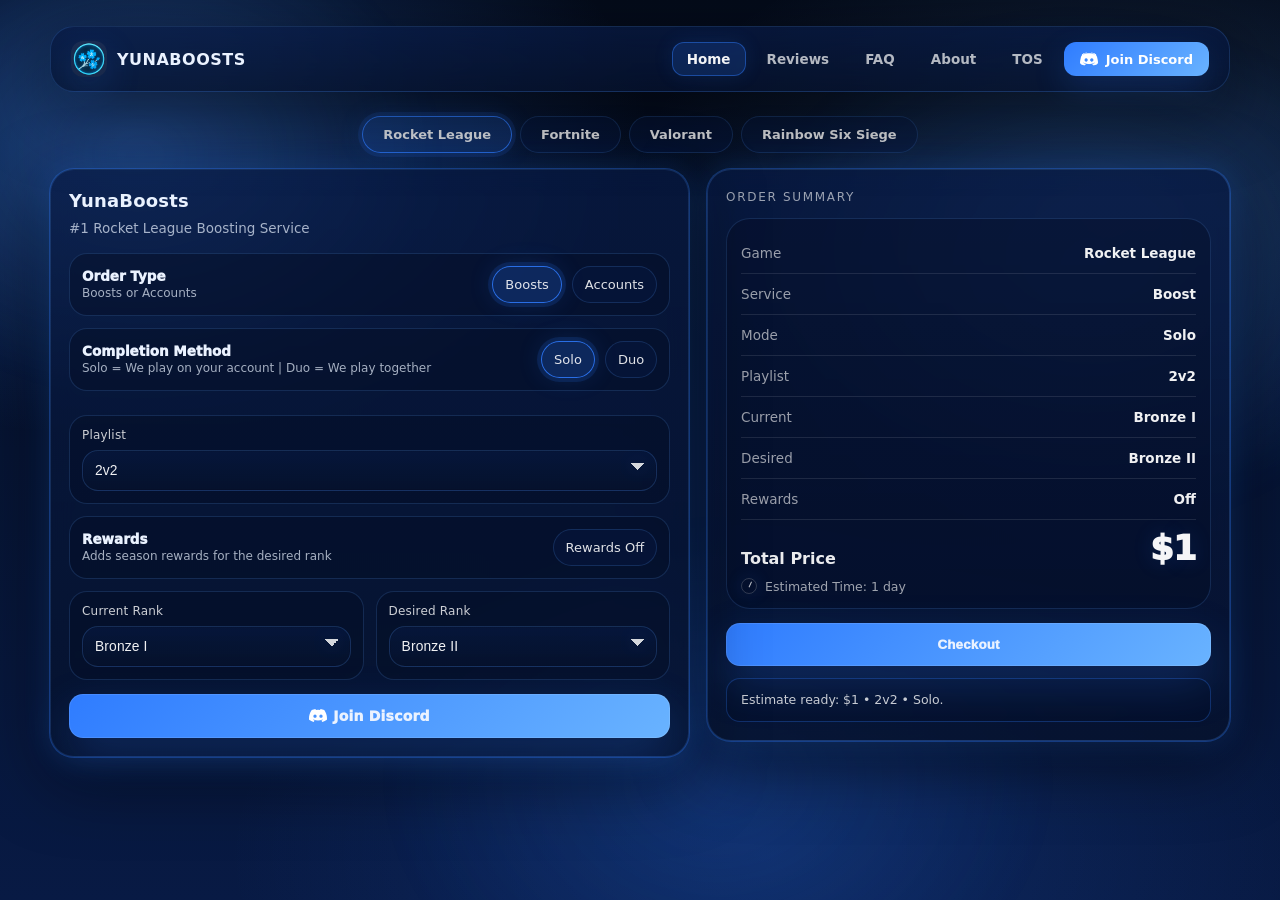
<file: index.html>
<!doctype html>
<html lang="en">
<head>
  <meta charset="UTF-8" />
  <meta name="viewport" content="width=device-width, initial-scale=1.0"/>
  <title>YunaBoosts - Home</title>
  <meta name="description" content="YunaBoosts - Premium Game Boosting" />
  <meta name="nav-depth" content="0">

  <!-- Open Graph / Discord Embed -->
  <meta property="og:type" content="website" />
  <meta property="og:title" content="YunaBoosts - Premium Game Boosting" />
  <meta property="og:description" content="The #1 multi-game boosting service. Top-tier boosters, unbeatable prices, and a 0% ban rate." />
  <meta property="og:image" content="banner.png" />
  <meta name="twitter:card" content="summary_large_image" />
  <meta name="twitter:image" content="banner.png" />
  <meta name="theme-color" content="#2f7cff" />

  <link rel="icon" type="image/png" href="logo.png" />
  <link rel="apple-touch-icon" href="logo.png" />
  <link rel="stylesheet" href="shared/styles.css">

  <style>
    :root{ color-scheme: dark; }
    :root{
      --bg0:#040b1a;
      --bg1:#061433;
      --bg2:#081a44;

      --text:#eaf2ff;
      --muted: rgba(234,242,255,.70);

      --brand:#2f7cff;
      --brand2:#69b3ff;

      --shadow: 0 20px 70px rgba(0,0,0,.55);
      --glow: 0 0 0 1px rgba(47,124,255,.35), 0 0 34px rgba(47,124,255,.24);

      --radius: 18px;
      --radius2: 24px;
    }

    *{ box-sizing:border-box; }
    html,body{ height:100%; }
    body{
      margin:0;
      color:var(--text);
      font-family: ui-sans-serif, system-ui, -apple-system, Segoe UI, Roboto, Helvetica, Arial;
      background: var(--bg0);
      background-image:
        radial-gradient(900px 520px at 10% 15%, rgba(47,124,255,.34), transparent 58%),
        radial-gradient(900px 520px at 88% 22%, rgba(105,179,255,.18), transparent 55%),
        radial-gradient(900px 520px at 60% 95%, rgba(47,124,255,.16), transparent 60%),
        linear-gradient(180deg, #040b1a, #061433, #081a44);
      background-attachment: fixed;
      background-size: 100% 100%;
      background-repeat: no-repeat;
      overflow-x:hidden;
    }

    .bg-orb{
      position:fixed; inset:-140px;
      background:
        radial-gradient(520px 420px at 18% 25%, rgba(105,179,255,.16), transparent 60%),
        radial-gradient(560px 440px at 78% 35%, rgba(47,124,255,.20), transparent 62%),
        radial-gradient(560px 440px at 55% 78%, rgba(47,124,255,.16), transparent 62%);
      filter: blur(10px);
      opacity:.95;
      pointer-events:none;
      animation: drift 16s ease-in-out infinite;
    }
    @keyframes drift{
      0%,100% { transform: translate3d(0,0,0) scale(1); }
      50% { transform: translate3d(16px,-10px,0) scale(1.02); }
    }

    .container{
      width:min(1180px, calc(100% - 40px));
      margin:0 auto;
      padding: 26px 0 56px;
      position:relative;
      z-index:1;
    }

    header{
      display:flex;
      align-items:center;
      justify-content:space-between;
      gap:16px;
      padding: 6px 0 18px;
    }
    .brand{
      display:flex;
      align-items:center;
      gap:12px;
      user-select:none;
      min-width: 220px;
    }
    .logo{
      width:44px; height:44px;
      border-radius: 16px;
      overflow:hidden;
      box-shadow: 0 18px 50px rgba(47,124,255,.22), 0 0 0 1px rgba(255,255,255,.10) inset;
      background: rgba(255,255,255,.06);
      flex: 0 0 auto;
    }
    .logo img{ width:100%; height:100%; object-fit:cover; display:block; transform: scale(1.02); }
    .brand h1{
      margin:0;
      font-size: 18px;
      letter-spacing:.5px;
      text-transform:uppercase;
      color: rgba(255,255,255,.95);
      line-height:1.1;
    }

    .layout{
      display:grid;
      grid-template-columns: 1.1fr .9fr;
      gap: 18px;
      align-items:start;
    }

    .card{
      border:1px solid rgba(90,160,255,.18);
      background: linear-gradient(180deg, rgba(8, 26, 68, .72), rgba(6, 18, 45, .78));
      border-radius: var(--radius2);
      box-shadow: var(--shadow);
      backdrop-filter: blur(12px);
      position:relative;
    }
    .card .edge-glow{
      position:absolute; inset:-1px;
      border-radius: inherit;
      pointer-events:none;
      box-shadow: var(--glow);
      opacity:.95;
    }

    .calc{ padding: 18px; overflow: visible; position:relative; z-index:2; }
    .calc h2{ margin: 2px 0 8px; font-size: 18px; letter-spacing:.2px; }
    .calc p{ margin:0 0 14px; color: var(--muted); font-size: 13.5px; line-height:1.45; }

    .grid{
      display:grid;
      grid-template-columns: 1fr 1fr;
      gap: 12px;
    }
    .span-2{ grid-column: 1 / -1; }

    .field{
      display:flex;
      flex-direction:column;
      gap: 8px;
      padding: 12px;
      border-radius: var(--radius);
      border:1px solid rgba(90,160,255,.18);
      background: rgba(5, 14, 36, .45);
      transition: transform .18s ease, border-color .18s ease, background .18s ease, box-shadow .18s ease;
      position:relative;
      overflow: visible;
      z-index:0;
    }
    .field:hover{
      transform: translateY(-1px);
      border-color: rgba(90,160,255,.35);
      background: rgba(5, 14, 36, .55);
      box-shadow: 0 18px 55px rgba(0,0,0,.25);
    }
    .field.field-open{
      z-index: 30000;
      transform: none;
    }

    label{
      font-size: 12px;
      color: rgba(255,255,255,.80);
      letter-spacing:.2px;
    }

    .input, .textarea{
      width:100%;
      border-radius: 16px;
      padding: 12px 12px;
      border: 1px solid rgba(90,160,255,.20);
      background: linear-gradient(180deg, rgba(8,26,68,.60), rgba(6,18,45,.66));
      color: rgba(255,255,255,.94);
      font-size: 13.8px;
      letter-spacing:.15px;
      outline:none;
      box-shadow: 0 0 0 1px rgba(0,0,0,.05) inset;
      transition: border-color .18s ease, box-shadow .18s ease, transform .18s ease;
    }
    .input:hover, .textarea:hover{ border-color: rgba(90,160,255,.42); transform: translateY(-1px); }
    .input:focus, .textarea:focus{
      border-color: rgba(47,124,255,.80);
      box-shadow: 0 0 0 4px rgba(47,124,255,.18), 0 0 28px rgba(47,124,255,.16);
      transform:none;
    }
    .textarea{ min-height: 110px; resize: vertical; }

    select.native-hidden{
      position:absolute;
      opacity:0;
      pointer-events:none;
      width:1px; height:1px;
    }

    .cs{ position:relative; z-index:1; }
    .cs.open{ z-index: 31000; }

    .cs-btn{
      width:100%;
      text-align:left;
      border-radius: 16px;
      padding: 12px 42px 12px 12px;
      border: 1px solid rgba(90,160,255,.20);
      background: linear-gradient(180deg, rgba(8,26,68,.60), rgba(6,18,45,.66));
      color: rgba(255,255,255,.94);
      font-size: 13.8px;
      letter-spacing:.15px;
      cursor:pointer;
      transition: border-color .18s ease, box-shadow .18s ease, transform .18s ease;
      outline:none;
      box-shadow: 0 0 0 1px rgba(0,0,0,.05) inset;
    }
    .cs-btn:hover{
      border-color: rgba(90,160,255,.42);
      transform: translateY(-1px);
    }
    .cs-btn:focus{
      border-color: rgba(47,124,255,.80);
      box-shadow: 0 0 0 4px rgba(47,124,255,.18), 0 0 28px rgba(47,124,255,.16);
    }

    .cs-caret{
      position:absolute;
      right: 12px;
      top: 50%;
      transform: translateY(-50%);
      width: 14px;
      height: 14px;
      opacity:.92;
      pointer-events:none;
      filter: drop-shadow(0 0 10px rgba(47,124,255,.30));
      background:
        linear-gradient(45deg, transparent 50%, rgba(255,255,255,.90) 50%),
        linear-gradient(135deg, rgba(255,255,255,.90) 50%, transparent 50%);
      background-position: 0 0, 7px 0;
      background-size: 7px 7px, 7px 7px;
      background-repeat:no-repeat;
    }

    .cs-menu{
      position:absolute;
      left:0; right:0;
      top: calc(100% + 8px);
      border-radius: 16px;
      border: 1px solid rgba(90,160,255,.26);
      background: linear-gradient(180deg, rgba(6,18,45,.98), rgba(8,26,68,.98));
      box-shadow: 0 24px 70px rgba(0,0,0,.65), 0 0 0 1px rgba(47,124,255,.10) inset;
      backdrop-filter: blur(14px);
      max-height: 280px;
      overflow:auto;
      z-index: 32000;
      padding: 6px;
      display:none;
    }
    .cs.open .cs-menu{ display:block; }

    .cs-opt{
      padding: 10px 10px;
      border-radius: 12px;
      cursor:pointer;
      color: rgba(255,255,255,.92);
      font-size: 13.5px;
      border: 1px solid transparent;
      transition: background .14s ease, border-color .14s ease, transform .14s ease;
      user-select:none;
    }
    .cs-opt:hover{
      background: rgba(47,124,255,.14);
      border-color: rgba(90,160,255,.22);
      transform: translateY(-1px);
    }
    .cs-opt[aria-selected="true"]{
      background: rgba(47,124,255,.22);
      border-color: rgba(47,124,255,.35);
      box-shadow: 0 0 0 3px rgba(47,124,255,.14);
    }
    .cs-opt.disabled{
      opacity: .40;
      cursor: not-allowed;
      background: transparent;
      border-color: transparent;
      transform: none;
    }
    .cs-opt.disabled:hover{
      background: transparent;
      border-color: transparent;
      transform: none;
    }

    .seg{
      display:flex;
      gap:10px;
      padding: 12px;
      border-radius: var(--radius);
      border:1px solid rgba(90,160,255,.18);
      background: rgba(5, 14, 36, .45);
      align-items:center;
      justify-content:space-between;
    }
    .toggle{ display:flex; gap:10px; }
    .btn{
      cursor:pointer;
      user-select:none;
      padding: 10px 12px;
      border-radius: 999px;
      font-size: 13px;
      border:1px solid rgba(90,160,255,.18);
      background: rgba(8, 26, 68, .45);
      color: rgba(255,255,255,.88);
      transition: transform .16s ease, border-color .16s ease, background .16s ease, box-shadow .16s ease;
      display:flex; align-items:center; gap:8px;
    }
    .btn:hover{
      transform: translateY(-1px);
      border-color: rgba(90,160,255,.35);
      box-shadow: 0 14px 40px rgba(0,0,0,.22);
    }
    .btn.active{
      border-color: rgba(47,124,255,.85);
      background: rgba(47,124,255,.22);
      box-shadow: 0 0 0 4px rgba(47,124,255,.14), 0 0 26px rgba(47,124,255,.16);
    }

    .discord-cta{ margin-top: 14px; display:flex; gap: 10px; }
    .discord-btn{
      width:100%;
      cursor:pointer;
      border:none;
      border-radius: 14px;
      padding: 14px 14px;
      font-weight: 950;
      letter-spacing:.2px;
      color: #eaf2ff;
      background: linear-gradient(135deg, rgba(47,124,255,1), rgba(105,179,255,1));
      box-shadow: 0 18px 46px rgba(47,124,255,.22), 0 0 0 1px rgba(255,255,255,.10) inset;
      transition: transform .16s ease, box-shadow .16s ease, filter .16s ease;
      text-align:center;
    }
    .discord-btn:hover{
      transform: translateY(-1px);
      filter: brightness(1.05);
      box-shadow: 0 22px 60px rgba(47,124,255,.26), 0 0 0 1px rgba(255,255,255,.12) inset;
    }
    .discord-btn:active{ transform: translateY(0px) scale(.99); }

    .checkout{
      padding: 18px;
      position:sticky;
      top: 16px;
      overflow: visible;
      background: linear-gradient(180deg, rgba(8,26,68,.78), rgba(6,18,45,.84));
      border-color: rgba(90,160,255,.22);
      z-index:1;
    }
    .checkout-title{
      font-size: 12px;
      letter-spacing: .14em;
      text-transform: uppercase;
      color: rgba(255,255,255,.60);
      margin: 2px 0 14px;
    }
    .sum{
      border-radius: var(--radius2);
      border: 1px solid rgba(90,160,255,.18);
      background: rgba(5, 14, 36, .42);
      padding: 14px;
    }
    .sum-row{
      display:flex;
      align-items:center;
      justify-content:space-between;
      gap:14px;
      padding: 12px 0;
      border-bottom: 1px solid rgba(255,255,255,.10);
      font-size: 13.5px;
    }
    .sum-row:last-of-type{ border-bottom:none; }
    .sum-left{ color: rgba(255,255,255,.60); }
    .sum-right{
      color: rgba(255,255,255,.94);
      font-weight: 800;
      text-align:right;
      white-space:nowrap;
    }
    .sum-divider{ height: 1px; background: rgba(255,255,255,.14); margin: 14px 0; }

    .total-wrap{
      display:flex;
      justify-content:space-between;
      align-items:flex-end;
      gap: 16px;
      padding-top: 8px;
    }
    .total-wrap .label{
      color: rgba(255,255,255,.92);
      font-weight: 900;
      font-size: 16px;
    }
    .total-wrap .price{
      font-size: 34px;
      font-weight: 950;
      letter-spacing:-.6px;
      color: rgba(255,255,255,.96);
      text-shadow: 0 0 22px rgba(47,124,255,.16);
    }

    .eta{
      margin-top: 10px;
      color: rgba(255,255,255,.62);
      font-size: 12.5px;
      display:flex;
      align-items:center;
      gap: 8px;
    }
    .eta .clock{
      width: 16px; height:16px;
      border-radius: 99px;
      border: 1px solid rgba(255,255,255,.18);
      box-shadow: 0 0 18px rgba(47,124,255,.14);
      position:relative;
    }
    .eta .clock:after{
      content:"";
      position:absolute;
      left:50%; top:50%;
      width: 1px; height: 6px;
      background: rgba(255,255,255,.74);
      transform: translate(-50%,-80%) rotate(25deg);
      transform-origin: bottom;
    }

    .cta{ margin-top: 14px; display:flex; flex-direction:column; gap:10px; }

    .primary{
      cursor:pointer;
      border:none;
      border-radius: 14px;
      padding: 14px 14px;
      font-weight: 950;
      letter-spacing:.2px;
      color: #eaf2ff;
      background: linear-gradient(135deg, rgba(47,124,255,1), rgba(105,179,255,1));
      box-shadow: 0 18px 46px rgba(47,124,255,.22), 0 0 0 1px rgba(255,255,255,.10) inset;
      transition: transform .16s ease, box-shadow .16s ease, filter .16s ease;
    }
    .primary:hover{
      transform: translateY(-1px);
      filter: brightness(1.05);
      box-shadow: 0 22px 60px rgba(47,124,255,.26), 0 0 0 1px rgba(255,255,255,.12) inset;
    }
    .primary:active{ transform: translateY(0px) scale(.99); }
    .primary:disabled{ opacity:.55; cursor:not-allowed; filter:saturate(.8); box-shadow:none; }

    .status{
      margin-top: 12px;
      padding: 12px 14px;
      border-radius: 14px;
      border: 1px solid rgba(90,160,255,.18);
      background: rgba(5, 14, 36, .35);
      color: rgba(255,255,255,.78);
      font-size: 12.5px;
      line-height:1.45;
    }
    .status.ok{ border-color: rgba(47,124,255,.30); }
    .status.bad{ border-color: rgba(255,90,122,.28); }

    footer{
      margin-top: 18px;
      color: rgba(234,242,255,.55);
      font-size: 12px;
      line-height:1.5;
      text-align:center;
    }


    .check-grid{
      display:grid;
      grid-template-columns: 1fr 1fr;
      gap: 10px;
      margin-top: 2px;
    }
    .check-item{
      position:relative;
      display:block;
      cursor:pointer;
    }
    .check-item input{
      position:absolute;
      opacity:0;
      pointer-events:none;
    }
    .check-pill{
      border-radius: 18px;
      border:1px solid rgba(90,160,255,.18);
      background: rgba(5, 14, 36, .45);
      padding: 12px 12px 12px 42px;
      min-height: 72px;
      display:flex;
      flex-direction:column;
      justify-content:center;
      gap: 4px;
      transition: transform .16s ease, border-color .16s ease, background .16s ease, box-shadow .16s ease;
      position:relative;
    }
    .check-pill:hover{
      transform: translateY(-1px);
      border-color: rgba(90,160,255,.35);
      box-shadow: 0 14px 40px rgba(0,0,0,.22);
      background: rgba(8, 26, 68, .52);
    }
    .check-pill::before{
      content:"";
      position:absolute;
      left: 14px;
      top: 50%;
      width: 16px;
      height: 16px;
      border-radius: 5px;
      border:1px solid rgba(90,160,255,.40);
      background: rgba(8, 26, 68, .58);
      transform: translateY(-50%);
      box-shadow: 0 0 0 1px rgba(0,0,0,.05) inset;
      transition: border-color .16s ease, background .16s ease, box-shadow .16s ease;
    }
    .check-pill::after{
      content:"\2713";
      position:absolute;
      left: 18px;
      top: 50%;
      transform: translateY(-56%) scale(.75);
      opacity:0;
      color: rgba(255,255,255,.95);
      font-size: 12px;
      font-weight: 900;
      transition: opacity .16s ease, transform .16s ease;
      text-shadow: 0 0 14px rgba(47,124,255,.24);
    }
    .check-item input:checked + .check-pill{
      border-color: rgba(47,124,255,.85);
      background: rgba(47,124,255,.18);
      box-shadow: 0 0 0 4px rgba(47,124,255,.12), 0 0 26px rgba(47,124,255,.16);
    }
    .check-item input:checked + .check-pill::before{
      border-color: rgba(47,124,255,.85);
      background: rgba(47,124,255,.50);
      box-shadow: 0 0 0 4px rgba(47,124,255,.12);
    }
    .check-item input:checked + .check-pill::after{
      opacity:1;
      transform: translateY(-56%) scale(1);
    }
    .check-name{
      font-size: 13.5px;
      font-weight: 900;
      color: rgba(255,255,255,.95);
      line-height:1.2;
    }
    .check-price{
      font-size: 12px;
      color: var(--muted);
      line-height:1.2;
    }

    @media (max-width: 980px){
      .layout{ grid-template-columns: 1fr; }
      .checkout{ position:relative; top:auto; }
    }
    @media (max-width: 720px){
      .grid{ grid-template-columns: 1fr; }
      header{ flex-direction:column; align-items:flex-start; }
    }

    .game-selector{
      display:flex; gap:8px; margin-bottom:16px; justify-content:center; flex-wrap:wrap;
    }
    .game-btn{
      cursor:pointer; user-select:none; padding:10px 20px; border-radius:999px;
      font-size:13px; font-weight:800; border:1px solid rgba(90,160,255,.18);
      background:rgba(8,26,68,.45); color:rgba(255,255,255,.88);
      transition: transform .16s ease, border-color .16s ease, background .16s ease, box-shadow .16s ease;
      white-space:nowrap;
    }
    .game-btn:hover{
      transform:translateY(-1px); border-color:rgba(90,160,255,.35);
      box-shadow:0 14px 40px rgba(0,0,0,.22);
    }
    .game-btn.active{
      border-color:rgba(47,124,255,.85); background:rgba(47,124,255,.22);
      box-shadow:0 0 0 4px rgba(47,124,255,.14), 0 0 26px rgba(47,124,255,.16);
    }
    .game-panel{ display:none; }
    .game-panel.active{ display:block; }
  </style>
</head>
<body>
  <div class="bg-orb"></div>

  <div class="container">

    <div class="game-selector">
      <div class="game-btn active" data-game="rl">Rocket League</div>
      <div class="game-btn" data-game="fortnite">Fortnite</div>
      <div class="game-btn" data-game="valorant">Valorant</div>
      <div class="game-btn" data-game="r6">Rainbow Six Siege</div>
    </div>

    <section class="layout">
      <div class="card calc">
        <div class="edge-glow" aria-hidden="true"></div>
        <h2>YunaBoosts</h2>
        <p id="calcSubtitle">#1 Rocket League Boosting Service</p>

        <div id="rlPanel" class="game-panel active">
        <div class="seg" style="margin-bottom:12px;">
          <div>
            <div style="font-weight:950; font-size:13.5px;">Order Type</div>
            <div style="color:var(--muted); font-size:12px; margin-top:2px;">Boosts or Accounts</div>
          </div>
          <div class="toggle" role="tablist" aria-label="Order Type">
            <div class="btn active" id="boostsBtn" role="tab" tabindex="0" aria-selected="true">Boosts</div>
            <div class="btn" id="accountsBtn" role="tab" tabindex="0" aria-selected="false">Accounts</div>
          </div>
        </div>

        <div id="boostsPanel">
          <div class="seg">
            <div>
              <div style="font-weight:950; font-size:13.5px;">Completion Method</div>
              <div style="color:var(--muted); font-size:12px; margin-top:2px;">Solo = We play on your account | Duo = We play together</div>
            </div>
            <div class="toggle" role="tablist" aria-label="Completion Method">
              <div class="btn active" id="soloBtn" role="tab" tabindex="0" aria-selected="true">Solo</div>
              <div class="btn" id="duoBtn" role="tab" tabindex="0" aria-selected="false">Duo</div>
            </div>
          </div>

          <div style="height:12px"></div>

          <div class="field" id="regionField" style="display:none;">
            <label>Region (Duo Only)</label>
            <select id="region" class="native-hidden" aria-label="Region"></select>
            <div class="cs" data-for="region" id="csRegion">
              <button type="button" class="cs-btn" aria-haspopup="listbox" aria-expanded="false"></button>
              <span class="cs-caret" aria-hidden="true"></span>
              <div class="cs-menu" role="listbox"></div>
            </div>
          </div>

          <div style="height:12px"></div>

          <div class="field">
            <label>Playlist</label>
            <select id="playlist" class="native-hidden" aria-label="Playlist"></select>
            <div class="cs" data-for="playlist" id="csPlaylist">
              <button type="button" class="cs-btn" aria-haspopup="listbox" aria-expanded="false"></button>
              <span class="cs-caret" aria-hidden="true"></span>
              <div class="cs-menu" role="listbox"></div>
            </div>
          </div>

          <div style="height:12px"></div>

          <div class="seg" id="boostRewardsSeg">
            <div>
              <div style="font-weight:950; font-size:13.5px;">Rewards</div>
              <div style="color:var(--muted); font-size:12px; margin-top:2px;">Adds season rewards for the desired rank</div>
            </div>
            <div class="toggle">
              <div class="btn" id="rewardsToggleBtn" role="switch" tabindex="0" aria-checked="false">Rewards Off</div>
            </div>
          </div>

          <div style="height:12px"></div>

          <div class="grid" id="rankGrid">
            <div class="field">
              <label>Current Rank</label>
              <select id="rankCurrent" class="native-hidden" aria-label="Current Rank"></select>
              <div class="cs" data-for="rankCurrent" id="csRankCurrent">
                <button type="button" class="cs-btn" aria-haspopup="listbox" aria-expanded="false"></button>
                <span class="cs-caret" aria-hidden="true"></span>
                <div class="cs-menu" role="listbox"></div>
              </div>
            </div>

            <div class="field">
              <label>Desired Rank</label>
              <select id="rankDesired" class="native-hidden" aria-label="Desired Rank"></select>
              <div class="cs" data-for="rankDesired" id="csRankDesired">
                <button type="button" class="cs-btn" aria-haspopup="listbox" aria-expanded="false"></button>
                <span class="cs-caret" aria-hidden="true"></span>
                <div class="cs-menu" role="listbox"></div>
              </div>
            </div>
          </div>

          <div class="field" id="sslTargetField" style="display:none; margin-top:12px;">
            <label>SSL Target MMR</label>
            <input class="input" id="sslTargetMmr" type="number" inputmode="numeric" min="1875" max="2100" placeholder="Enter desired SSL MMR (1875-2100)" />
            <div style="margin-top:8px; color:var(--muted); font-size:12px;">Leave blank for base SSL at 1875 MMR. Rewards can be added with the Rewards toggle.</div>
          </div>

          <div class="grid" id="sslBothField" style="display:none; margin-top:12px;">
            <div class="field">
              <label>Current SSL MMR</label>
              <input class="input" id="sslCurrentMmr" type="number" inputmode="numeric" min="1850" max="2100" placeholder="1850-2100" />
            </div>
            <div class="field">
              <label>Desired SSL MMR</label>
              <input class="input" id="sslDesiredMmr" type="number" inputmode="numeric" min="1875" max="2100" placeholder="1875-2100" />
            </div>
          </div>

          <div class="field" id="tournamentField" style="display:none; margin-top:12px;">
            <label>Tournament Goal</label>
            <select id="tournamentTarget" class="native-hidden" aria-label="Tournament Goal"></select>
            <div class="cs" data-for="tournamentTarget" id="csTournamentTarget">
              <button type="button" class="cs-btn" aria-haspopup="listbox" aria-expanded="false"></button>
              <span class="cs-caret" aria-hidden="true"></span>
              <div class="cs-menu" role="listbox"></div>
            </div>
          </div>

          <div class="field" id="customField" style="display:none; margin-top:12px;">
            <label>Custom Request</label>
            <textarea class="textarea" id="customDetails" placeholder="Type what you want (custom orders are quoted in Discord)."></textarea>
            <div style="margin-top:8px; color:var(--muted); font-size:12px;">Price and time will be shown as TBD.</div>
          </div>
        </div>

        <div id="accountsPanel" style="display:none;">
          <div class="field">
            <label>Select Account</label>
            <select id="accountSelect" class="native-hidden" aria-label="Account"></select>
            <div class="cs" data-for="accountSelect" id="csAccountSelect">
              <button type="button" class="cs-btn" aria-haspopup="listbox" aria-expanded="false"></button>
              <span class="cs-caret" aria-hidden="true"></span>
              <div class="cs-menu" role="listbox"></div>
            </div>
          </div>

          <div class="field" id="customAccountField" style="display:none; margin-top:12px;">
            <label>Custom Account</label>
            <div class="check-grid" id="customAccountOptions">
              <label class="check-item">
                <input type="checkbox" class="custom-account-option" value="ssl_2v2" />
                <div class="check-pill">
                  <div class="check-name">SSL in 2v2</div>
                  <div class="check-price">$20</div>
                </div>
              </label>
              <label class="check-item">
                <input type="checkbox" class="custom-account-option" value="ssl_3v3" />
                <div class="check-pill">
                  <div class="check-name">SSL in 3v3</div>
                  <div class="check-price">$30</div>
                </div>
              </label>
              <label class="check-item">
                <input type="checkbox" class="custom-account-option" value="ssl_snowday" />
                <div class="check-pill">
                  <div class="check-name">SSL in Snowday</div>
                  <div class="check-price">$30</div>
                </div>
              </label>
              <label class="check-item">
                <input type="checkbox" class="custom-account-option" value="ssl_rewards" />
                <div class="check-pill">
                  <div class="check-name">SSL Rewards</div>
                  <div class="check-price">$10</div>
                </div>
              </label>
              <label class="check-item">
                <input type="checkbox" class="custom-account-option" value="ssl_title" />
                <div class="check-pill">
                  <div class="check-name">SSL Title</div>
                  <div class="check-price">$15</div>
                </div>
              </label>
              <label class="check-item">
                <input type="checkbox" class="custom-account-option" value="pink_ssl_title" />
                <div class="check-pill">
                  <div class="check-name">Pink SSL Title</div>
                  <div class="check-price">$40</div>
                </div>
              </label>
              <label class="check-item">
                <input type="checkbox" class="custom-account-option" value="gc2_1v1" />
                <div class="check-pill">
                  <div class="check-name">GC2 in 1v1</div>
                  <div class="check-price">$15</div>
                </div>
              </label>
              <label class="check-item">
                <input type="checkbox" class="custom-account-option" value="gc2_rumble" />
                <div class="check-pill">
                  <div class="check-name">GC2 in Rumble</div>
                  <div class="check-price">$15</div>
                </div>
              </label>
              <label class="check-item">
                <input type="checkbox" class="custom-account-option" value="d1_hoops" />
                <div class="check-pill">
                  <div class="check-name">Diamond I in Hoops</div>
                  <div class="check-price">$10</div>
                </div>
              </label>
              <label class="check-item">
                <input type="checkbox" class="custom-account-option" value="d1_heatseeker" />
                <div class="check-pill">
                  <div class="check-name">Diamond I in Heatseeker</div>
                  <div class="check-price">$10</div>
                </div>
              </label>
            </div>
            <div style="margin-top:10px; color:var(--muted); font-size:12px;">Check everything you want on the account. The price updates instantly.</div>
          </div>

          <div class="field" style="margin-top:12px;">
            <label>Info</label>
            <div style="color:rgba(255,255,255,.88); font-size:13.5px; line-height:1.45;">
              Images available in Discord - open a ticket to view account images and purchase.
            </div>
          </div>
        </div>
        </div>

        <div id="fortnitePanel" class="game-panel">
          <div class="seg" style="margin-bottom:12px;">
            <div>
              <div style="font-weight:950; font-size:13.5px;">Service Type</div>
              <div style="color:var(--muted); font-size:12px; margin-top:2px;">Rank Boosting or PR Boosting</div>
            </div>
            <div class="toggle">
              <div class="btn active" id="fnRankBtn" tabindex="0">Rank Boosting</div>
              <div class="btn" id="fnPrBtn" tabindex="0">PR Boosting</div>
            </div>
          </div>

          <div id="fnRankPanel">
            <div class="seg" style="margin-bottom:12px;">
              <div>
                <div style="font-weight:950; font-size:13.5px;">Completion Method</div>
                <div style="color:var(--muted); font-size:12px; margin-top:2px;">Solo = We play on your account | Duo = We play together</div>
              </div>
              <div class="toggle">
                <div class="btn active" id="fnSoloBtn" tabindex="0">Solo</div>
                <div class="btn" id="fnDuoBtn" tabindex="0">Duo</div>
              </div>
            </div>

            <div class="field" style="margin-bottom:12px;">
              <label>Game Mode</label>
              <select id="fnMode" class="native-hidden" aria-label="Game Mode"></select>
              <div class="cs" data-for="fnMode" id="csFnMode">
                <button type="button" class="cs-btn" aria-haspopup="listbox" aria-expanded="false"></button>
                <span class="cs-caret" aria-hidden="true"></span>
                <div class="cs-menu" role="listbox"></div>
              </div>
            </div>

            <div class="field" id="fnRegionField" style="margin-bottom:12px; display:none;">
              <label>Region (Duo Only)</label>
              <select id="fnRegion" class="native-hidden" aria-label="Region"></select>
              <div class="cs" data-for="fnRegion" id="csFnRegion">
                <button type="button" class="cs-btn" aria-haspopup="listbox" aria-expanded="false"></button>
                <span class="cs-caret" aria-hidden="true"></span>
                <div class="cs-menu" role="listbox"></div>
              </div>
            </div>

            <div class="grid">
              <div class="field">
                <label>Current Rank</label>
                <select id="fnCurrent" class="native-hidden" aria-label="Current Rank"></select>
                <div class="cs" data-for="fnCurrent" id="csFnCurrent">
                  <button type="button" class="cs-btn" aria-haspopup="listbox" aria-expanded="false"></button>
                  <span class="cs-caret" aria-hidden="true"></span>
                  <div class="cs-menu" role="listbox"></div>
                </div>
              </div>
              <div class="field">
                <label>Desired Rank</label>
                <select id="fnDesired" class="native-hidden" aria-label="Desired Rank"></select>
                <div class="cs" data-for="fnDesired" id="csFnDesired">
                  <button type="button" class="cs-btn" aria-haspopup="listbox" aria-expanded="false"></button>
                  <span class="cs-caret" aria-hidden="true"></span>
                  <div class="cs-menu" role="listbox"></div>
                </div>
              </div>
            </div>
            <div class="field" id="fnCompletionField" style="display:none; margin-top:12px;">
              <label>Current Completion % (0–99)</label>
              <input class="input" id="fnCompletion" type="number" inputmode="numeric" min="0" max="99" placeholder="0–99%" />
              <div style="color:var(--muted); font-size:12px; margin-top:4px;">How far through your current rank division you are</div>
            </div>
          </div>

          <div id="fnPrPanel" style="display:none;">
            <div class="field">
              <label>PR Points Desired</label>
              <input class="input" id="fnPrPoints" type="number" inputmode="numeric" min="10" step="10" placeholder="e.g. 100" />
              <div style="color:var(--muted); font-size:12px; margin-top:4px;">$0.10 per PR point (increments of 10) &bull; Solo only (we log into your account)</div>
            </div>
            <div class="status bad" style="margin-top:12px;">
              <strong>Requirements for PR Boosting:</strong><br/>
              &bull; Account must have 14 out of 14 events played<br/>
              &bull; 2FA must be enabled<br/>
              &bull; Account must be eligible to play prize money tournaments<br/>
              <br/>If your account does not meet these requirements, PR boosting cannot be done.
            </div>
          </div>
        </div>

        <div id="valorantPanel" class="game-panel">
          <div class="seg" style="margin-bottom:12px;">
            <div>
              <div style="font-weight:950; font-size:13.5px;">Completion Method</div>
              <div style="color:var(--muted); font-size:12px; margin-top:2px;">Solo = We play on your account | Duo = We play together</div>
            </div>
            <div class="toggle">
              <div class="btn active" id="valSoloBtn" tabindex="0">Solo</div>
              <div class="btn" id="valDuoBtn" tabindex="0">Duo</div>
            </div>
          </div>

          <div class="field" style="margin-bottom:12px; display:none;">
            <label>Region</label>
            <select id="valRegion" class="native-hidden" aria-label="Region"></select>
            <div class="cs" data-for="valRegion" id="csValRegion">
              <button type="button" class="cs-btn" aria-haspopup="listbox" aria-expanded="false"></button>
              <span class="cs-caret" aria-hidden="true"></span>
              <div class="cs-menu" role="listbox"></div>
            </div>
          </div>

          <div class="grid">
            <div class="field">
              <label>Current Rank</label>
              <select id="valCurrent" class="native-hidden" aria-label="Current Rank"></select>
              <div class="cs" data-for="valCurrent" id="csValCurrent">
                <button type="button" class="cs-btn" aria-haspopup="listbox" aria-expanded="false"></button>
                <span class="cs-caret" aria-hidden="true"></span>
                <div class="cs-menu" role="listbox"></div>
              </div>
            </div>
            <div class="field">
              <label>Desired Rank</label>
              <select id="valDesired" class="native-hidden" aria-label="Desired Rank"></select>
              <div class="cs" data-for="valDesired" id="csValDesired">
                <button type="button" class="cs-btn" aria-haspopup="listbox" aria-expanded="false"></button>
                <span class="cs-caret" aria-hidden="true"></span>
                <div class="cs-menu" role="listbox"></div>
              </div>
            </div>
          </div>

          <div class="grid" style="margin-top:12px;">
            <div class="field" id="valCurRrField">
              <label id="valCurRrLabel">Current RR (0–99)</label>
              <input class="input" id="valCurrentRr" type="number" inputmode="numeric" min="0" max="99" placeholder="e.g. 50" />
            </div>
            <div class="field" id="valDesRrField">
              <label id="valDesRrLabel">Desired RR (0–99)</label>
              <input class="input" id="valDesiredRr" type="number" inputmode="numeric" min="0" max="99" value="0" placeholder="0" />
            </div>
          </div>

          <div id="valRrFields" class="grid" style="margin-top:12px; display:none;">
            <div class="field">
              <label>Avg RR Gained per Win</label>
              <input class="input" id="valRrWin" type="number" inputmode="numeric" min="1" max="100" placeholder="e.g. 20" />
            </div>
            <div class="field">
              <label>Avg RR Lost per Loss</label>
              <input class="input" id="valRrLoss" type="number" inputmode="numeric" min="1" max="100" placeholder="e.g. 20" />
            </div>
          </div>
        </div>

        <div id="r6Panel" class="game-panel">
          <div class="seg" style="margin-bottom:12px;">
            <div>
              <div style="font-weight:950; font-size:13.5px;">Completion Method</div>
              <div style="color:var(--muted); font-size:12px; margin-top:2px;">Solo = We play on your account | Duo = We play together</div>
            </div>
            <div class="toggle">
              <div class="btn active" id="r6SoloBtn" tabindex="0">Solo</div>
              <div class="btn" id="r6DuoBtn" tabindex="0">Duo</div>
            </div>
          </div>

          <div class="grid">
            <div class="field">
              <label>Current Rank</label>
              <select id="r6Current" class="native-hidden" aria-label="Current Rank"></select>
              <div class="cs" data-for="r6Current" id="csR6Current">
                <button type="button" class="cs-btn" aria-haspopup="listbox" aria-expanded="false"></button>
                <span class="cs-caret" aria-hidden="true"></span>
                <div class="cs-menu" role="listbox"></div>
              </div>
            </div>
            <div class="field">
              <label>Desired Rank</label>
              <select id="r6Desired" class="native-hidden" aria-label="Desired Rank"></select>
              <div class="cs" data-for="r6Desired" id="csR6Desired">
                <button type="button" class="cs-btn" aria-haspopup="listbox" aria-expanded="false"></button>
                <span class="cs-caret" aria-hidden="true"></span>
                <div class="cs-menu" role="listbox"></div>
              </div>
            </div>
          </div>
          <div class="grid" style="margin-top:12px;">
            <div class="field">
              <label>Current RP</label>
              <input class="input" id="r6CurrentRp" type="number" inputmode="numeric" min="0" max="99" placeholder="e.g. 50" />
            </div>
            <div class="field">
              <label>Avg RP Gained per Win</label>
              <input class="input" id="r6RpWin" type="number" inputmode="numeric" min="1" max="200" placeholder="e.g. 30" />
            </div>
          </div>
          <div class="field" id="r6RegionField" style="margin-top:12px; display:none;">
            <label>Region (Duo Only)</label>
            <select id="r6Region" class="native-hidden" aria-label="Region"></select>
            <div class="cs" data-for="r6Region" id="csR6Region">
              <button type="button" class="cs-btn" aria-haspopup="listbox" aria-expanded="false"></button>
              <span class="cs-caret" aria-hidden="true"></span>
              <div class="cs-menu" role="listbox"></div>
            </div>
          </div>
        </div>

        <div class="discord-cta">
          <a href="https://discord.gg/https://discord.gg/RWYpwW5vet" target="_blank" class="discord-btn" id="joinDiscordBtn" style="display:inline-flex; align-items:center; justify-content:center; text-decoration:none; font-size:14px;"><img src="data:image/svg+xml,%3Csvg xmlns='http://www.w3.org/2000/svg' viewBox='0 0 127.14 96.36'%3E%3Cpath fill='%23fff' d='M107.7 8.07A105.15 105.15 0 0 0 81.47 0a72.06 72.06 0 0 0-3.36 6.83 97.68 97.68 0 0 0-29.11 0A72.37 72.37 0 0 0 45.64 0 105.89 105.89 0 0 0 19.39 8.09C2.79 32.65-1.71 56.6.54 80.21a105.73 105.73 0 0 0 32.17 16.15 77.7 77.7 0 0 0 6.89-11.11 68.42 68.42 0 0 1-10.85-5.18c.91-.66 1.8-1.34 2.66-2a75.57 75.57 0 0 0 64.32 0c.87.71 1.76 1.39 2.66 2a68.68 68.68 0 0 1-10.87 5.19 77 77 0 0 0 6.89 11.1 105.25 105.25 0 0 0 32.19-16.14c2.64-27.38-4.51-51.11-18.9-72.15ZM42.45 65.69C36.18 65.69 31 60 31 53.05s5-12.68 11.45-12.68S54 46.05 53.89 53.05s-5.05 12.64-11.44 12.64Zm42.24 0C78.41 65.69 73.25 60 73.25 53.05s5-12.68 11.44-12.68S96.23 46.05 96.12 53.05s-5 12.64-11.43 12.64Z'/%3E%3C/svg%3E" width="18" style="vertical-align:middle; margin-right:6px;" alt="Discord icon" />Join Discord</a>
        </div>
      </div>

      <aside class="card checkout">
        <div class="edge-glow" aria-hidden="true"></div>

        <div class="checkout-title">Order Summary</div>

        <div class="sum">
          <div class="sum-row">
            <div class="sum-left">Game</div>
            <div class="sum-right" id="sumGame">Rocket League</div>
          </div>

          <div class="sum-row" id="sumServiceRow">
            <div class="sum-left">Service</div>
            <div class="sum-right" id="sumService">Boost</div>
          </div>

          <div class="sum-row" id="sumModeRow">
            <div class="sum-left">Mode</div>
            <div class="sum-right" id="sumMode">Solo</div>
          </div>

          <div class="sum-row" id="sumPlaylistRow">
            <div class="sum-left" id="sumPlaylistLabel">Playlist</div>
            <div class="sum-right" id="sumPlaylist">2v2</div>
          </div>

          <div class="sum-row" id="sumStartRow">
            <div class="sum-left" id="sumStartLabel">Current</div>
            <div class="sum-right" id="sumStart">-</div>
          </div>

          <div class="sum-row" id="sumEndRow">
            <div class="sum-left" id="sumEndLabel">Desired</div>
            <div class="sum-right" id="sumEnd">-</div>
          </div>

          <div class="sum-row" id="sumRewardsRow" style="display:none;">
            <div class="sum-left">Rewards</div>
            <div class="sum-right" id="sumRewards">Off</div>
          </div>

          <div class="sum-row" id="sumMmrRow" style="display:none;">
            <div class="sum-left" id="sumMmrLabel">MMR</div>
            <div class="sum-right" id="sumMmr">-</div>
          </div>

          <div class="sum-row" id="sumRegionRow" style="display:none;">
            <div class="sum-left">Region</div>
            <div class="sum-right" id="sumRegion">-</div>
          </div>

          <div class="total-wrap">
            <div class="label">Total Price</div>
            <div class="price" id="sumPrice">$0</div>
          </div>

          <div class="eta">
            <div class="clock" aria-hidden="true"></div>
            <div id="etaText">Estimated Time: -</div>
          </div>
        </div>

        <div class="cta">
          <button class="primary" id="checkoutBtn" disabled>Checkout</button>
        </div>

        <div class="status" id="statusBox">Choose your options to generate a quote.</div>
      </aside>
    </section>

  </div>

<script src="shared/nav.js"></script>
<script>
  const DISCORD_URL = "https://discord.gg/https://discord.gg/RWYpwW5vet";

  const DUO_MULTIPLIER = 1.40;
  const EU_DUO_TOTAL_MULTIPLIER = 1.40;

  const PLAYLIST_MULTIPLIERS = {
    "1v1": 1.25,
    "2v2": 1.00,
    "3v3": 1.00,
    "rumble": 1.25,
    "hoops": 1.25,
    "snow day": 1.00,
    "heatseeker": 1.25,
  };

  const SSL_MMR_PRICE_PER_10 = 2;
  const DEFAULT_SSL_RULES = {
    baseMmr: 1875,
    currentMin: 1850,
    targetMin: 1875,
    maxMmr: 2100,
  };
  const SSL_RULES_BY_PLAYLIST = {
    "2v2": { baseMmr: 1875, currentMin: 1850, targetMin: 1875, maxMmr: 2200 },
    "3v3": { baseMmr: 1875, currentMin: 1850, targetMin: 1875, maxMmr: 2100 },
    "snow day": { baseMmr: 1275, currentMin: 1275, targetMin: 1275, maxMmr: 1400 },
  };
  const SSL_REWARDS_FEE = 10;

  const TOURNAMENT_PRICES = {
    "bronze": 5,
    "silver": 6,
    "gold": 7,
    "plat": 9,
    "diamond": 11,
    "champ": 13,
    "grand champ": 15,
    "ssl": 20,
    "3x ssl tournament winner": 50,
  };
  const TOURNAMENT_LABELS = {
    "bronze": "Bronze Tournament Winner",
    "silver": "Silver Tournament Winner",
    "gold": "Gold Tournament Winner",
    "plat": "Platinum Tournament Winner",
    "diamond": "Diamond Tournament Winner",
    "champ": "Champion Tournament Winner",
    "grand champ": "Grand Champion Tournament Winner",
    "ssl": "Supersonic Legend Tournament Winner",
    "3x ssl tournament winner": "3x SSL Tournament Winner",
  };

  const ranks = [
    "Bronze I","Bronze II","Bronze III",
    "Silver I","Silver II","Silver III",
    "Gold I","Gold II","Gold III",
    "Platinum I","Platinum II","Platinum III",
    "Diamond I","Diamond II","Diamond III",
    "Champion I","Champion II","Champion III",
    "Grand Champion I","Grand Champion II","Grand Champion III",
    "Supersonic Legend"
  ];
  const SSL_IDX = ranks.length - 1;
  const GC2_IDX = ranks.indexOf("Grand Champion II");

  const GC2_CAP_PLAYLISTS = new Set(["1v1", "rumble"]);
  const DIAMOND1_CAP_PLAYLISTS = new Set(["hoops", "heatseeker"]);
  const DIAMOND1_IDX = ranks.indexOf("Diamond I");

  const ACCOUNTS = {
    "stacked_ranked_ready": { title: "Stacked Ranked Ready Account", price: 50, delivery_hours: 24 },
    "ranked_ready": { title: "Ranked Ready Account", price: 3, delivery_hours: 12 },
    "s22_ssl_2v2_no_rewards": { title: "S22 SSL 2v2 No Rewards", price: 20, delivery_hours: 24 },
    "s22_ssl_2v2_rewards": { title: "S22 SSL 2v2 + Rewards", price: 30, delivery_hours: 24 },
    "s22_ssl_2v2_3v3_no_rewards": { title: "S22 SSL 2v2 + 3v3 No Rewards", price: 45, delivery_hours: 48 },
    "s22_ssl_2v2_3v3_rewards": { title: "S22 SSL 2v2 + 3v3 + Rewards", price: 60, delivery_hours: 48 },
    "s22_ssl_2v2_3v3_rewards_ssl_title": { title: "S22 SSL 2v2 + 3v3 + Rewards + SSL Title", price: 75, delivery_hours: 72 },
    "s22_ssl_2v2_3v3_rewards_pink_ssl_title": { title: "S22 SSL 2v2 + 3v3 + Rewards + Pink SSL Title", price: 100, delivery_hours: 72 },
  };

  const CUSTOM_ACCOUNT_OPTIONS = {
    "ssl_2v2": { title: "SSL in 2v2", price: 20 },
    "ssl_3v3": { title: "SSL in 3v3", price: 30 },
    "ssl_snowday": { title: "SSL in Snowday", price: 30 },
    "ssl_rewards": { title: "SSL Rewards", price: 10 },
    "gc2_1v1": { title: "GC2 in 1v1", price: 15 },
    "gc2_rumble": { title: "GC2 in Rumble", price: 15 },
    "d1_hoops": { title: "Diamond I in Hoops", price: 10 },
    "d1_heatseeker": { title: "Diamond I in Heatseeker", price: 10 },
    "ssl_title": { title: "SSL Title", price: 15 },
    "pink_ssl_title": { title: "Pink SSL Title", price: 40 },
  };

  const TRANSITION_PRICES = [
    1, 1, 1, 2,
    2, 2, 3, 3,
    3, 4, 4, 4,
    5, 5, 5, 5,
    5, 5, 10,
    12, 18
  ];

  const FIRST_TIER_INDEX_BY_BASE = {
    "bronze": 0,
    "silver": 3,
    "gold": 6,
    "plat": 9,
    "diamond": 12,
    "champ": 15,
    "grand champ": 18,
  };

  const BASE_RANKS = ["bronze", "silver", "gold", "plat", "diamond", "champ", "grand champ", "ssl"];
  const SSL_ETA_BY_BASE = {
    "grand champ": 1,
    "champ": 2,
    "diamond": 3,
    "plat": 4,
    "gold": 5,
    "silver": 6,
    "bronze": 7,
    "ssl": 1,
  };

  // ===== FORTNITE DATA =====
  const FN_RANKS = ["Bronze I","Bronze II","Bronze III","Silver I","Silver II","Silver III","Gold I","Gold II","Gold III","Platinum I","Platinum II","Platinum III","Diamond I","Diamond II","Diamond III","Elite","Champion","Unreal"];
  const FN_PRICES = [1,1,1,1,1,1,1,1,1,1,1,1,1,1,1,5,10];
  const FN_FULL_ETA_DAYS = 5;

  // ===== VALORANT DATA =====
  const VAL_RANKS = ["Iron 1","Iron 2","Iron 3","Bronze 1","Bronze 2","Bronze 3","Silver 1","Silver 2","Silver 3","Gold 1","Gold 2","Gold 3","Platinum 1","Platinum 2","Platinum 3","Diamond 1","Diamond 2","Diamond 3","Ascendant 1","Ascendant 2","Ascendant 3","Immortal 1","Immortal 2","Immortal 3","Radiant"];
  const VAL_PRICES = [2,3,3,3,4,4,5,5,6,6,6,7,7,7,8,8,8,8,15,16,19,30,45,100];
  const VAL_IMM1_IDX = 21;
  const VAL_IMM_ETA_DAYS = 14;
  const VAL_FULL_ETA_DAYS = 30;

  // ===== RAINBOW SIX SIEGE DATA =====
  const R6_RANKS = ["Copper 5","Copper 4","Copper 3","Copper 2","Copper 1","Bronze 5","Bronze 4","Bronze 3","Bronze 2","Bronze 1","Silver 5","Silver 4","Silver 3","Silver 2","Silver 1","Gold 5","Gold 4","Gold 3","Gold 2","Gold 1","Platinum 5","Platinum 4","Platinum 3","Platinum 2","Platinum 1","Emerald 5","Emerald 4","Emerald 3","Emerald 2","Emerald 1","Diamond 5","Diamond 4","Diamond 3","Diamond 2","Diamond 1","Champion"];
  const R6_PRICES = [1,1,1,1,1,1,1,1,1,1,2,2,2,2,2,2,2,3,3,3,3,3,3,3,4,4,4,4,5,5,5,5,6,6,7];
  const R6_FULL_ETA_DAYS = 14;
  const R6_DIAMOND_IDX = 30;
  const R6_RP_PER_DIV = 100;

  function baseOfRankIndex(idx){
    const name = ranks[idx] || "";
    if (name.startsWith("Bronze")) return "bronze";
    if (name.startsWith("Silver")) return "silver";
    if (name.startsWith("Gold")) return "gold";
    if (name.startsWith("Platinum")) return "plat";
    if (name.startsWith("Diamond")) return "diamond";
    if (name.startsWith("Champion") && !name.startsWith("Grand Champion")) return "champ";
    if (name.startsWith("Grand Champion")) return "grand champ";
    return "ssl";
  }

  function baseRankIndex(base){
    return BASE_RANKS.indexOf(base);
  }

  function playlistIsGc2Capped(pl){
    return GC2_CAP_PLAYLISTS.has((pl || "").toLowerCase());
  }

  function playlistIsDiamond1Capped(pl){
    return DIAMOND1_CAP_PLAYLISTS.has((pl || "").toLowerCase());
  }

  function getMaxRankIdx(pl){
    pl = (pl || "").toLowerCase();
    if (DIAMOND1_CAP_PLAYLISTS.has(pl)) return DIAMOND1_IDX;
    if (GC2_CAP_PLAYLISTS.has(pl)) return GC2_IDX;
    return SSL_IDX;
  }

  function ceilInt(n){
    return Math.ceil(n);
  }

  function calculateBasePrice(currentIdx, desiredIdx){
    if (desiredIdx <= currentIdx) throw new Error("Desired rank must be higher than current rank.");
    let total = 0;
    for (let i = currentIdx; i < desiredIdx; i++){
      total += (TRANSITION_PRICES[i] ?? 0);
    }
    return total;
  }

  function calculateSslToSslPrice(currentMmr, desiredMmr){
    const delta = desiredMmr - currentMmr;
    if (delta <= 0) throw new Error("Desired MMR must be higher than current MMR.");
    const steps = Math.ceil(delta / 10);
    return Math.max(1, steps * SSL_MMR_PRICE_PER_10);
  }

  function getSslRules(playlist){
    const pl = (playlist || "").toLowerCase();
    return SSL_RULES_BY_PLAYLIST[pl] || DEFAULT_SSL_RULES;
  }

  function calculateSslTargetExtraPrice(desiredMmr, baseMmr){
    if (desiredMmr <= baseMmr) return 0;
    const steps = Math.ceil((desiredMmr - baseMmr) / 10);
    return Math.max(0, steps * SSL_MMR_PRICE_PER_10);
  }

  function getRewardsFeeForDesiredRank(desiredIdx){
    const base = baseOfRankIndex(desiredIdx);
    if (base === "ssl") return SSL_REWARDS_FEE;
    const firstIdx = FIRST_TIER_INDEX_BY_BASE[base];
    return TRANSITION_PRICES[firstIdx] ?? 0;
  }

  function rewardsAvailableForSelection(currentIdx, desiredIdx, pl){
    if (["tournament", "custom"].includes((pl || "").toLowerCase())) return false;
    if (!Number.isInteger(currentIdx) || !Number.isInteger(desiredIdx)) return false;
    if (desiredIdx <= currentIdx) return false;
    if (currentIdx === SSL_IDX && desiredIdx === SSL_IDX) return false;
    return true;
  }

  function calculateFinalBoostPrice({ playlist, method, region, currentIdx, desiredIdx, currentMmr, desiredMmr, rewards }){
    const pl = (playlist || "").toLowerCase();
    const m  = (method || "solo").toLowerCase();
    const sslRules = getSslRules(pl);

    let basePrice = 0;
    let extraFee = 0;

    if (currentIdx === SSL_IDX && desiredIdx === SSL_IDX){
      if (currentMmr == null || desiredMmr == null) throw new Error("MMR required for SSL to higher SSL boost.");
      basePrice = calculateSslToSslPrice(currentMmr, desiredMmr);
    } else if (desiredIdx === SSL_IDX && currentIdx !== SSL_IDX){
      basePrice = calculateBasePrice(currentIdx, SSL_IDX);
      basePrice += calculateSslTargetExtraPrice(desiredMmr ?? sslRules.baseMmr, sslRules.baseMmr);
      if (rewards) extraFee = SSL_REWARDS_FEE;
    } else {
      basePrice = calculateBasePrice(currentIdx, desiredIdx);
      if (rewards) extraFee = getRewardsFeeForDesiredRank(desiredIdx);
    }

    let price = Number(basePrice);
    price *= (PLAYLIST_MULTIPLIERS[pl] ?? 1.0);

    if (m === "duo"){
      if ((region || "").toLowerCase().startsWith("na")){
        price *= DUO_MULTIPLIER;
      } else {
        price *= EU_DUO_TOTAL_MULTIPLIER;
      }
    }

    price += Number(extraFee);
    return ceilInt(price);
  }

  function calculateTournamentPrice({ method, region, targetKey }){
    const base = TOURNAMENT_PRICES[targetKey];
    if (base == null) throw new Error("Invalid tournament target.");
    let price = Number(base);

    if ((method || "").toLowerCase() === "duo"){
      const r = (region || "").toLowerCase();
      if (r.startsWith("na")) price *= 1.6;
      else price *= 1.6;
    }

    return ceilInt(price);
  }

  function estimateDaysForBoost(currentIdx, desiredIdx){
    const curBase = baseOfRankIndex(currentIdx);
    const desBase = baseOfRankIndex(desiredIdx);

    if (desBase === "ssl"){
      if (curBase === "ssl") return 1;
      return SSL_ETA_BY_BASE[curBase] ?? 1;
    }

    const curMajor = baseRankIndex(curBase);
    const desMajor = baseRankIndex(desBase);
    return Math.max(1, desMajor - curMajor);
  }

  function formatEtaText({ tbd=false, days=null, hours=null }){
    if (tbd) return "Estimated Time: TBD";
    if (hours != null) return `Estimated Time: ${hours}h`;
    if (days == null) return "Estimated Time: -";
    return `Estimated Time: ${days} day${days === 1 ? "" : "s"}`;
  }

  const yearEl = document.getElementById("year");
  if (yearEl) yearEl.textContent = new Date().getFullYear();

  let orderType = "BOOST";
  let method = "Solo";
  let rewardsEnabled = false;

  const boostsBtn = document.getElementById("boostsBtn");
  const accountsBtn = document.getElementById("accountsBtn");

  const boostsPanel = document.getElementById("boostsPanel");
  const accountsPanel = document.getElementById("accountsPanel");

  const soloBtn = document.getElementById("soloBtn");
  const duoBtn  = document.getElementById("duoBtn");
  const rewardsToggleBtn = document.getElementById("rewardsToggleBtn");
  const boostRewardsSeg = document.getElementById("boostRewardsSeg");

  const regionField = document.getElementById("regionField");
  const region = document.getElementById("region");

  const playlist = document.getElementById("playlist");

  const rankGrid = document.getElementById("rankGrid");
  const rankCurrent = document.getElementById("rankCurrent");
  const rankDesired = document.getElementById("rankDesired");

  const sslTargetField = document.getElementById("sslTargetField");
  const sslTargetMmr = document.getElementById("sslTargetMmr");

  const sslBothField = document.getElementById("sslBothField");
  const sslCurrentMmr = document.getElementById("sslCurrentMmr");
  const sslDesiredMmr = document.getElementById("sslDesiredMmr");

  const tournamentField = document.getElementById("tournamentField");
  const tournamentTarget = document.getElementById("tournamentTarget");

  const customField = document.getElementById("customField");
  const customDetails = document.getElementById("customDetails");

  const accountSelect = document.getElementById("accountSelect");
  const customAccountField = document.getElementById("customAccountField");
  const customAccountInputs = Array.from(document.querySelectorAll(".custom-account-option"));

  const sumService = document.getElementById("sumService");
  const sumModeRow = document.getElementById("sumModeRow");
  const sumMode = document.getElementById("sumMode");
  const sumPlaylistRow = document.getElementById("sumPlaylistRow");
  const sumPlaylistLabel = document.getElementById("sumPlaylistLabel");
  const sumPlaylist = document.getElementById("sumPlaylist");
  const sumStartRow = document.getElementById("sumStartRow");
  const sumEndRow = document.getElementById("sumEndRow");
  const sumStartLabel = document.getElementById("sumStartLabel");
  const sumEndLabel = document.getElementById("sumEndLabel");
  const sumStart = document.getElementById("sumStart");
  const sumEnd = document.getElementById("sumEnd");

  const sumRewardsRow = document.getElementById("sumRewardsRow");
  const sumRewards = document.getElementById("sumRewards");

  const sumMmrRow = document.getElementById("sumMmrRow");
  const sumMmrLabel = document.getElementById("sumMmrLabel");
  const sumMmr = document.getElementById("sumMmr");

  const sumRegionRow = document.getElementById("sumRegionRow");
  const sumRegion = document.getElementById("sumRegion");

  const sumPrice = document.getElementById("sumPrice");
  const etaText = document.getElementById("etaText");

  const statusBox = document.getElementById("statusBox");
  const checkoutBtn = document.getElementById("checkoutBtn");
  const joinDiscordBtn = document.getElementById("joinDiscordBtn");

  let audioCtx = null;
  function sfx(type="tap"){
    try{
      if (!audioCtx) audioCtx = new (window.AudioContext || window.webkitAudioContext)();
      const t = audioCtx.currentTime;

      const o = audioCtx.createOscillator();
      const g = audioCtx.createGain();

      const settings = {
        tap:     { f0: 420, f1: 240, dur: 0.05, vol: 0.045 },
        switch:  { f0: 520, f1: 300, dur: 0.06, vol: 0.055 },
        success: { f0: 700, f1: 920, dur: 0.08, vol: 0.060 }
      }[type] || { f0: 420, f1: 240, dur: 0.05, vol: 0.045 };

      o.type = "sine";
      o.frequency.setValueAtTime(settings.f0, t);
      o.frequency.exponentialRampToValueAtTime(settings.f1, t + settings.dur);

      g.gain.setValueAtTime(0.0001, t);
      g.gain.exponentialRampToValueAtTime(settings.vol, t + 0.01);
      g.gain.exponentialRampToValueAtTime(0.0001, t + settings.dur);

      o.connect(g); g.connect(audioCtx.destination);
      o.start(t); o.stop(t + settings.dur + 0.02);
    }catch(e){}
  }

  function closeAllCustomSelects(except=null){
    document.querySelectorAll(".cs.open").forEach(cs => {
      if (except && cs === except) return;
      cs.classList.remove("open");
      const b = cs.querySelector(".cs-btn");
      if (b) b.setAttribute("aria-expanded","false");
      const field = cs.closest(".field");
      if (field) field.classList.remove("field-open");
    });
  }

  function buildCustomSelect(csRoot){
    const selectId = csRoot.getAttribute("data-for");
    const native = document.getElementById(selectId);
    const btn = csRoot.querySelector(".cs-btn");
    const menu = csRoot.querySelector(".cs-menu");
    const field = csRoot.closest(".field");

    function close(){
      csRoot.classList.remove("open");
      btn.setAttribute("aria-expanded","false");
      if (field) field.classList.remove("field-open");
    }
    function open(){
      closeAllCustomSelects(csRoot);
      if (field) field.classList.add("field-open");
      csRoot.classList.add("open");
      btn.setAttribute("aria-expanded","true");
      const sel = menu.querySelector('[aria-selected="true"]');
      if (sel) sel.scrollIntoView({ block: "nearest" });
    }
    function toggle(){
      if (csRoot.classList.contains("open")) close(); else open();
    }

    function render(){
      menu.innerHTML = "";
      const opts = Array.from(native.options);
      const currentVal = native.value;

      const currentOpt = opts.find(o => o.value === currentVal);
      btn.textContent = currentOpt ? currentOpt.textContent : "Select...";

      opts.forEach(o => {
        const item = document.createElement("div");
        item.className = "cs-opt" + (o.disabled ? " disabled" : "");
        item.setAttribute("role","option");
        item.setAttribute("tabindex", o.disabled ? "-1" : "0");
        item.dataset.value = o.value;
        item.textContent = o.textContent;
        item.setAttribute("aria-selected", o.value === currentVal ? "true" : "false");
        item.setAttribute("aria-disabled", o.disabled ? "true" : "false");

        item.addEventListener("click", (e) => {
          e.stopPropagation();
          if (o.disabled) return;
          native.value = o.value;
          native.dispatchEvent(new Event("change", { bubbles:true }));
          close();
        });

        item.addEventListener("keydown", (e) => {
          if (o.disabled) return;
          if (e.key === "Enter" || e.key === " ") {
            e.preventDefault();
            item.click();
          }
        });

        menu.appendChild(item);
      });
    }

    btn.addEventListener("click", (e) => {
      e.stopPropagation();
      sfx("tap");
      toggle();
    });

    document.addEventListener("click", () => close());
    menu.addEventListener("click", (e) => e.stopPropagation());

    native.addEventListener("change", () => render());
    render();

    return { render, native };
  }

  function setSelectOptions(selectEl, options){
    const prev = selectEl.value;
    selectEl.innerHTML = "";
    for (const o of options){
      const opt = document.createElement("option");
      opt.value = String(o.value);
      opt.textContent = o.label;
      opt.disabled = !!o.disabled;
      selectEl.appendChild(opt);
    }
    const still = Array.from(selectEl.options).find(o => o.value === prev && !o.disabled);
    if (still){
      selectEl.value = prev;
    } else {
      const firstValid = Array.from(selectEl.options).find(o => !o.disabled);
      if (firstValid) selectEl.value = firstValid.value;
    }
  }

  function populateRegions(){
    setSelectOptions(region, [
      { value:"NA", label:"NA (North America)" },
      { value:"EU", label:"EU (Europe)" },
      { value:"OCE", label:"OCE (Oceania)" },
      { value:"SAM", label:"SAM (South America)" },
      { value:"ASC", label:"ASC (Asia)" },
      { value:"ME", label:"ME (Middle East)" },
      { value:"AFR", label:"AFR (Africa)" },
    ]);
  }

  function populatePlaylist(){
    setSelectOptions(playlist, [
      { value:"1v1", label:"1v1" },
      { value:"2v2", label:"2v2" },
      { value:"3v3", label:"3v3" },
      { value:"snow day", label:"Snow Day" },
      { value:"rumble", label:"Rumble" },
      { value:"heatseeker", label:"Heatseeker" },
      { value:"hoops", label:"Hoops" },
      { value:"tournament", label:"Tournament" },
      { value:"custom", label:"Custom" },
    ]);
  }

  function populateTournamentTargets(){
    const keys = [
      "bronze","silver","gold","plat","diamond","champ","grand champ","ssl","3x ssl tournament winner"
    ];
    setSelectOptions(tournamentTarget, keys.map(k => ({
      value: k,
      label: (TOURNAMENT_LABELS[k] ?? k)
    })));
  }

  function populateAccounts(){
    const opts = [
      ...Object.entries(ACCOUNTS).map(([key, v]) => ({
        value: key,
        label: `${v.title} - $${v.price} - ${v.delivery_hours}h`
      })),
      { value: "custom_account", label: "Custom Account - Build Your Own" }
    ];
    setSelectOptions(accountSelect, opts);
  }

  function populateRankCurrent(){
    const pl = (playlist.value || "").toLowerCase();
    const maxIdx = getMaxRankIdx(pl);

    const opts = [];
    for (let i = 0; i <= maxIdx; i++){
      opts.push({ value: i, label: ranks[i] });
    }
    setSelectOptions(rankCurrent, opts);

    const curIdx = parseInt(rankCurrent.value, 10);
    if (curIdx > maxIdx){
      rankCurrent.value = String(maxIdx);
    }
  }

  function populateRankDesired(){
    const pl = (playlist.value || "").toLowerCase();
    const maxIdx = getMaxRankIdx(pl);

    const curIdx = parseInt(rankCurrent.value, 10);

    const opts = [];

    if (curIdx === SSL_IDX){
      opts.push({ value: SSL_IDX, label: ranks[SSL_IDX] });
    } else {
      for (let i = 0; i <= maxIdx; i++){
        const disabled = !(i > curIdx);
        opts.push({ value: i, label: ranks[i], disabled });
      }
    }

    setSelectOptions(rankDesired, opts);
  }

  populateRegions();
  populatePlaylist();
  populateTournamentTargets();
  populateAccounts();

  playlist.value = "2v2";
  rankCurrent.value = "0";
  rankDesired.value = "3";
  region.value = "NA";
  tournamentTarget.value = "ssl";
  accountSelect.value = Object.keys(ACCOUNTS)[0];

  populateRankCurrent();
  populateRankDesired();
  syncSslInputs();

  const csRegion = buildCustomSelect(document.getElementById("csRegion"));
  const csPlaylist = buildCustomSelect(document.getElementById("csPlaylist"));
  const csRankCurrent = buildCustomSelect(document.getElementById("csRankCurrent"));
  const csRankDesired = buildCustomSelect(document.getElementById("csRankDesired"));
  const csTournamentTarget = buildCustomSelect(document.getElementById("csTournamentTarget"));
  const csAccountSelect = buildCustomSelect(document.getElementById("csAccountSelect"));

  function syncSslInputs(){
    const rules = getSslRules(playlist.value);

    sslTargetMmr.min = String(rules.targetMin);
    sslTargetMmr.max = String(rules.maxMmr);
    sslTargetMmr.placeholder = `Enter desired SSL MMR (${rules.targetMin}-${rules.maxMmr})`;

    sslCurrentMmr.min = String(rules.currentMin);
    sslCurrentMmr.max = String(rules.maxMmr);
    sslCurrentMmr.placeholder = `${rules.currentMin}-${rules.maxMmr}`;

    sslDesiredMmr.min = String(rules.targetMin);
    sslDesiredMmr.max = String(rules.maxMmr);
    sslDesiredMmr.placeholder = `${rules.targetMin}-${rules.maxMmr}`;
  }

  function setRewardsEnabled(next){
    rewardsEnabled = !!next;
    rewardsToggleBtn.classList.toggle("active", rewardsEnabled);
    rewardsToggleBtn.setAttribute("aria-checked", String(rewardsEnabled));
    rewardsToggleBtn.textContent = rewardsEnabled ? "\u2713 Rewards On" : "Rewards Off";
    update();
  }

  function getSelectedCustomAccountOptions(){
    return customAccountInputs
      .filter(input => input.checked)
      .map(input => CUSTOM_ACCOUNT_OPTIONS[input.value])
      .filter(Boolean);
  }

  function setStatus(kind, text){
    statusBox.className = "status " + kind;
    statusBox.textContent = text;
  }

  function setOrderType(next){
    orderType = next;
    closeAllCustomSelects();
    sfx("switch");

    const isBoost = (orderType === "BOOST");
    boostsBtn.classList.toggle("active", isBoost);
    accountsBtn.classList.toggle("active", !isBoost);
    boostsBtn.setAttribute("aria-selected", String(isBoost));
    accountsBtn.setAttribute("aria-selected", String(!isBoost));

    boostsPanel.style.display = isBoost ? "block" : "none";
    accountsPanel.style.display = isBoost ? "none" : "block";

    sumService.textContent = isBoost ? "Boost" : "Account";

    updateVisibility();
    update();
  }

  function setMethod(next){
    method = next;
    closeAllCustomSelects();
    sfx("switch");

    const isDuo = method === "Duo";
    soloBtn.classList.toggle("active", !isDuo);
    duoBtn.classList.toggle("active", isDuo);
    soloBtn.setAttribute("aria-selected", String(!isDuo));
    duoBtn.setAttribute("aria-selected", String(isDuo));

    sumMode.textContent = isDuo ? "Duo" : "Solo";

    updateVisibility();
    update();
  }


  function updateVisibility(){
    const isBoost = (orderType === "BOOST");
    const isDuo = (method === "Duo");

    syncSslInputs();

    sumModeRow.style.display = isBoost ? "flex" : "none";

    regionField.style.display = (isBoost && isDuo) ? "flex" : "none";
    sumRegionRow.style.display = (isBoost && isDuo) ? "flex" : "none";

    if (!isBoost){
      sumPlaylistLabel.textContent = "Account";
      sumPlaylistRow.style.display = "flex";
      sumStartRow.style.display = "none";
      sumEndRow.style.display = "none";
      sumRewardsRow.style.display = "none";
      sumMmrRow.style.display = "none";
      tournamentField.style.display = "none";
      customField.style.display = "none";
      sslTargetField.style.display = "none";
      sslBothField.style.display = "none";
      rankGrid.style.display = "none";
      boostRewardsSeg.style.display = "none";
      customAccountField.style.display = accountSelect.value === "custom_account" ? "flex" : "none";
      return;
    }

    customAccountField.style.display = "none";
    sumPlaylistLabel.textContent = "Playlist";
    sumPlaylistRow.style.display = "flex";

    const pl = (playlist.value || "").toLowerCase();
    const isTournament = pl === "tournament";
    const isCustom = pl === "custom";

    tournamentField.style.display = isTournament ? "flex" : "none";
    customField.style.display = isCustom ? "flex" : "none";

    rankGrid.style.display = (!isTournament && !isCustom) ? "grid" : "none";

    const curIdx = parseInt(rankCurrent.value, 10);
    const desIdx = parseInt(rankDesired.value, 10);

    const showSslTarget = (!isTournament && !isCustom && desIdx === SSL_IDX && curIdx !== SSL_IDX);
    const showSslBoth = (!isTournament && !isCustom && desIdx === SSL_IDX && curIdx === SSL_IDX);
    const showRewards = (!isTournament && !isCustom && rewardsAvailableForSelection(curIdx, desIdx, pl));

    sslTargetField.style.display = showSslTarget ? "flex" : "none";
    sslBothField.style.display = showSslBoth ? "grid" : "none";
    boostRewardsSeg.style.display = showRewards ? "flex" : "none";
    sumRewardsRow.style.display = showRewards ? "flex" : "none";

    sumStartRow.style.display = (!isTournament && !isCustom) ? "flex" : "none";
    sumEndRow.style.display = "flex";

    if (isTournament){
      sumStartRow.style.display = "none";
      sumEndLabel.textContent = "Tournament";
    } else if (isCustom){
      sumStartRow.style.display = "none";
      sumEndLabel.textContent = "Custom";
    } else {
      sumStartLabel.textContent = "Current";
      sumEndLabel.textContent = "Desired";
    }
  }

  function getBoostQuote(){
    const pl = (playlist.value || "").toLowerCase();
    const isDuo = (method === "Duo");
    const regionVal = region.value || "";

    const plNames = {"snow day":"Snow Day","hoops":"Hoops","heatseeker":"Heatseeker","rumble":"Rumble"};
    sumPlaylist.textContent = plNames[pl] || (playlist.value || "-");

    if (isDuo){
      sumRegion.textContent = regionVal;
    }

    if (pl === "tournament"){
      sumRewardsRow.style.display = "none";
      const targetKey = tournamentTarget.value;
      const label = TOURNAMENT_LABELS[targetKey] ?? targetKey;
      sumEnd.textContent = label;
      sumMmrRow.style.display = "none";

      const price = calculateTournamentPrice({
        method: method.toLowerCase(),
        region: regionVal,
        targetKey
      });

      const days = isDuo ? 6 : 3;

      return {
        ok: true,
        price,
        eta: { days },
        status: `Estimate ready: $${price} \u2022 Tournament \u2022 ${isDuo ? "Duo" : "Solo"}.`
      };
    }

    if (pl === "custom"){
      sumRewardsRow.style.display = "none";
      const text = (customDetails.value || "").trim();
      sumEnd.textContent = text ? "Custom request entered" : "-";
      sumMmrRow.style.display = "none";

      if (!text){
        return {
          ok: false,
          priceText: "TBD",
          eta: { tbd: true },
          status: "Enter your custom request to continue."
        };
      }

      return {
        ok: true,
        priceText: "TBD",
        eta: { tbd: true },
        status: "Custom request ready - pricing is quoted in Discord."
      };
    }

    const curIdx = parseInt(rankCurrent.value, 10);
    const desIdx = parseInt(rankDesired.value, 10);
    const rewardsAllowed = rewardsAvailableForSelection(curIdx, desIdx, pl);
    const rewards = rewardsAllowed && rewardsEnabled;

    if (rewardsAllowed){
      sumRewardsRow.style.display = "flex";
      sumRewards.textContent = rewards ? `On (+$${getRewardsFeeForDesiredRank(desIdx)})` : "Off";
    } else {
      sumRewardsRow.style.display = "none";
    }

    const maxIdx = getMaxRankIdx(pl);

    if (curIdx > maxIdx || desIdx > maxIdx){
      const capName = playlistIsDiamond1Capped(pl) ? "Diamond I" : "Grand Champion II";
      return {
        ok: false,
        price: 0,
        eta: { days: null },
        status: `This playlist is capped at ${capName}.`
      };
    }

    if (curIdx === SSL_IDX && desIdx === SSL_IDX){
      const sslRules = getSslRules(pl);
      const c = Number(sslCurrentMmr.value);
      const d = Number(sslDesiredMmr.value);

      sumStart.textContent = ranks[curIdx];
      sumEnd.textContent = ranks[desIdx];
      sumMmrRow.style.display = "flex";
      sumMmrLabel.textContent = "MMR";
      sumMmr.textContent = `Current: ${sslCurrentMmr.value || "-"} | Desired: ${sslDesiredMmr.value || "-"}`;

      if (!Number.isFinite(c) || !Number.isFinite(d)){
        return { ok:false, price:0, eta:{days:null}, status:`Enter your current and desired SSL MMR.` };
      }
      if (c < sslRules.currentMin || c > sslRules.maxMmr){
        return { ok:false, price:0, eta:{days:null}, status:`Current MMR must be between ${sslRules.currentMin} and ${sslRules.maxMmr}.` };
      }
      if (d < sslRules.targetMin || d > sslRules.maxMmr){
        return { ok:false, price:0, eta:{days:null}, status:`Desired MMR must be between ${sslRules.targetMin} and ${sslRules.maxMmr}.` };
      }
      if (d <= c){
        return { ok:false, price:0, eta:{days:null}, status:`Desired MMR must be higher than current MMR.` };
      }

      const price = calculateFinalBoostPrice({
        playlist: pl,
        method: method.toLowerCase(),
        region: regionVal,
        currentIdx: curIdx,
        desiredIdx: desIdx,
        currentMmr: c,
        desiredMmr: d,
        rewards: false
      });

      let days = estimateDaysForBoost(curIdx, desIdx);
      if (isDuo) days *= 2;

      return {
        ok:true,
        price,
        eta:{ days },
        status:`Estimate ready: $${price} \u2022 ${sumPlaylist.textContent} \u2022 ${isDuo ? "Duo" : "Solo"}.`
      };
    }

    if (desIdx === SSL_IDX && curIdx !== SSL_IDX){
      const sslRules = getSslRules(pl);
      sumStart.textContent = ranks[curIdx];
      sumEnd.textContent = rewards ? `${ranks[desIdx]} + Rewards` : ranks[desIdx];

      let desiredMmr = sslRules.baseMmr;
      if ((sslTargetMmr.value || "").trim() !== ""){
        const d = Number(sslTargetMmr.value);
        sumMmrRow.style.display = "flex";
        sumMmrLabel.textContent = "Target SSL MMR";
        sumMmr.textContent = sslTargetMmr.value;

        if (!Number.isFinite(d)){
          return { ok:false, price:0, eta:{days:null}, status:`Enter a valid target SSL MMR (${sslRules.targetMin}-${sslRules.maxMmr}) or leave it blank for base SSL.` };
        }
        if (d < sslRules.targetMin || d > sslRules.maxMmr){
          return { ok:false, price:0, eta:{days:null}, status:`Target SSL MMR must be between ${sslRules.targetMin} and ${sslRules.maxMmr}.` };
        }
        desiredMmr = d;
      } else {
        sumMmrRow.style.display = "flex";
        sumMmrLabel.textContent = "Target SSL MMR";
        sumMmr.textContent = `${sslRules.baseMmr} (Base SSL)`;
      }

      const price = calculateFinalBoostPrice({
        playlist: pl,
        method: method.toLowerCase(),
        region: regionVal,
        currentIdx: curIdx,
        desiredIdx: desIdx,
        currentMmr: null,
        desiredMmr,
        rewards
      });

      let days = estimateDaysForBoost(curIdx, desIdx);
      if (isDuo) days *= 2;

      return {
        ok:true,
        price,
        eta:{ days },
        status:`Estimate ready: $${price} \u2022 ${sumPlaylist.textContent} \u2022 ${isDuo ? "Duo" : "Solo"}${rewards ? " \u2022 Rewards" : ""}.`
      };
    }

    sumMmrRow.style.display = "none";
    sumStart.textContent = ranks[curIdx];
    sumEnd.textContent = rewards ? `${ranks[desIdx]} + Rewards` : ranks[desIdx];

    if (desIdx <= curIdx){
      return {
        ok:false,
        price:0,
        eta:{days:null},
        status:"Desired rank must be higher than current rank."
      };
    }

    if (maxIdx < SSL_IDX && curIdx === maxIdx){
      const capName = playlistIsDiamond1Capped(pl) ? "Diamond I" : "Grand Champion II";
      return {
        ok:false,
        price:0,
        eta:{days:null},
        status:`For this playlist, the max rank is ${capName}.`
      };
    }

    const price = calculateFinalBoostPrice({
      playlist: pl,
      method: method.toLowerCase(),
      region: regionVal,
      currentIdx: curIdx,
      desiredIdx: desIdx,
      currentMmr: null,
      desiredMmr: null,
      rewards
    });

    let days = estimateDaysForBoost(curIdx, desIdx);
    if (isDuo) days *= 2;

    return {
      ok:true,
      price,
      eta:{ days },
      status:`Estimate ready: $${price} \u2022 ${sumPlaylist.textContent} \u2022 ${isDuo ? "Duo" : "Solo"}${rewards ? " \u2022 Rewards" : ""}.`
    };
  }

  function getAccountQuote(){
    const key = accountSelect.value;

    if (key === "custom_account"){
      const selected = getSelectedCustomAccountOptions();
      sumPlaylistLabel.textContent = "Account";
      sumPlaylist.textContent = "Custom Account";

      if (!selected.length){
        return { ok:false, price:0, eta:{tbd:true}, status:"Select at least one custom account option." };
      }

      const price = selected.reduce((total, item) => total + Number(item.price || 0), 0);

      return {
        ok:true,
        price,
        eta:{ tbd:true },
        status:`Custom account ready: $${price}. Final delivery time is confirmed in Discord.`
      };
    }

    const acc = ACCOUNTS[key];
    if (!acc){
      return { ok:false, price:0, eta:{hours:null}, status:"Select an account." };
    }

    sumPlaylistLabel.textContent = "Account";
    sumPlaylist.textContent = acc.title;

    const price = acc.price;
    const hours = acc.delivery_hours;

    return {
      ok:true,
      price,
      eta:{ hours },
      status:`Account ready: $${price} \u2022 Delivery ${hours}h. Images available in Discord.`
    };
  }

  function update(){
    updateVisibility();

    if (orderType === "BOOST"){
      sumService.textContent = "Boost";
      sumMode.textContent = (method === "Duo") ? "Duo" : "Solo";
    } else {
      sumService.textContent = "Account";
    }

    let res;
    try{
      if (orderType === "BOOST"){
        res = getBoostQuote();
      } else {
        res = getAccountQuote();
      }
    } catch (e){
      res = { ok:false, price:0, eta:{days:null}, status:(e && e.message) ? e.message : "Error calculating quote." };
    }

    if (orderType !== "BOOST"){
      sumMmrRow.style.display = "none";
      sumRewardsRow.style.display = "none";
    }

    if (!res.ok){
      if (res.priceText){
        sumPrice.textContent = res.priceText;
      } else {
        sumPrice.textContent = "$0";
      }
      etaText.textContent = formatEtaText({ tbd: !!(res.eta && res.eta.tbd), days: (res.eta && res.eta.days) ?? null, hours: (res.eta && res.eta.hours) ?? null });
      checkoutBtn.disabled = true;
      setStatus("bad", res.status || "Fix the selections above.");
      return;
    }

    if (res.priceText){
      sumPrice.textContent = res.priceText;
    } else {
      sumPrice.textContent = "$" + Number(res.price).toLocaleString();
    }
    etaText.textContent = formatEtaText({ tbd: !!(res.eta && res.eta.tbd), days: (res.eta && res.eta.days) ?? null, hours: (res.eta && res.eta.hours) ?? null });

    checkoutBtn.disabled = false;
    setStatus("ok", res.status || "Estimate ready.");
  }

  boostsBtn.addEventListener("click", () => setOrderType("BOOST"));
  accountsBtn.addEventListener("click", () => setOrderType("ACCOUNT"));

  soloBtn.addEventListener("click", () => setMethod("Solo"));
  duoBtn.addEventListener("click", () => setMethod("Duo"));

  rewardsToggleBtn.addEventListener("click", () => {
    sfx("tap");
    setRewardsEnabled(!rewardsEnabled);
  });
  rewardsToggleBtn.addEventListener("keydown", (e) => {
    if (e.key === "Enter" || e.key === " "){
      e.preventDefault();
      sfx("tap");
      setRewardsEnabled(!rewardsEnabled);
    }
  });

  playlist.addEventListener("change", () => {
    sfx("tap");
    populateRankCurrent();
    populateRankDesired();
    csRankCurrent.render();
    csRankDesired.render();
    csPlaylist.render();
    updateVisibility();
    update();
  });

  rankCurrent.addEventListener("change", () => {
    sfx("tap");
    populateRankDesired();
    csRankDesired.render();
    csRankCurrent.render();
    updateVisibility();
    update();
  });

  rankDesired.addEventListener("change", () => {
    sfx("tap");
    csRankDesired.render();
    updateVisibility();
    update();
  });

  region.addEventListener("change", () => { sfx("tap"); csRegion.render(); update(); });

  tournamentTarget.addEventListener("change", () => { sfx("tap"); csTournamentTarget.render(); update(); });

  sslTargetMmr.addEventListener("input", () => update());
  sslCurrentMmr.addEventListener("input", () => update());
  sslDesiredMmr.addEventListener("input", () => update());

  customDetails.addEventListener("input", () => update());

  accountSelect.addEventListener("change", () => { sfx("tap"); csAccountSelect.render(); updateVisibility(); update(); });

  function enforceCustomAccountDeps(changedInput){
    const ssl2v2 = document.querySelector('.custom-account-option[value="ssl_2v2"]');
    const ssl3v3 = document.querySelector('.custom-account-option[value="ssl_3v3"]');
    const sslRewards = document.querySelector('.custom-account-option[value="ssl_rewards"]');
    const sslTitle = document.querySelector('.custom-account-option[value="ssl_title"]');
    const pinkSslTitle = document.querySelector('.custom-account-option[value="pink_ssl_title"]');

    // SSL Rewards requires at least one SSL playlist
    if (sslRewards) {
      const hasSsl = (ssl2v2 && ssl2v2.checked) || (ssl3v3 && ssl3v3.checked);
      if (!hasSsl){
        sslRewards.checked = false;
        sslRewards.disabled = true;
        sslRewards.closest('.check-pill')?.style && (sslRewards.closest('.check-item').style.opacity = '0.4');
      } else {
        sslRewards.disabled = false;
        sslRewards.closest('.check-pill')?.style && (sslRewards.closest('.check-item').style.opacity = '1');
      }
    }

    // SSL Title and Pink SSL Title are mutually exclusive
    // Pink SSL Title includes normal SSL Title, so only one can be selected
    if (sslTitle && pinkSslTitle) {
      if (changedInput && changedInput.value === "pink_ssl_title" && pinkSslTitle.checked) {
        sslTitle.checked = false;
      } else if (changedInput && changedInput.value === "ssl_title" && sslTitle.checked) {
        pinkSslTitle.checked = false;
      }
    }
  }

  customAccountInputs.forEach(input => {
    input.addEventListener("change", () => {
      sfx("tap");
      enforceCustomAccountDeps(input);
      update();
    });
  });

  enforceCustomAccountDeps();

  checkoutBtn.addEventListener("click", () => {
    sfx("success");
    window.location.href = DISCORD_URL;
  });

  if (joinDiscordBtn) {
    joinDiscordBtn.addEventListener("click", () => {
      sfx("success");
    });
  }

  setOrderType("BOOST");
  setMethod("Solo");
  setRewardsEnabled(false);
  csRegion.render();
  csPlaylist.render();
  csRankCurrent.render();
  csRankDesired.render();
  csTournamentTarget.render();
  csAccountSelect.render();
  update();

  // ===== MULTI-GAME SYSTEM =====
  let activeGame = 'rl';
  const sumGame = document.getElementById('sumGame');
  const sumServiceRow = document.getElementById('sumServiceRow');
  const calcSubtitle = document.getElementById('calcSubtitle');

  // --- Fortnite elements ---
  const fnCurrentEl = document.getElementById('fnCurrent');
  const fnDesiredEl = document.getElementById('fnDesired');
  const fnCompletionFieldEl = document.getElementById('fnCompletionField');
  const fnCompletionEl = document.getElementById('fnCompletion');
  const fnRankBtn = document.getElementById('fnRankBtn');
  const fnPrBtn = document.getElementById('fnPrBtn');
  const fnRankPanel = document.getElementById('fnRankPanel');
  const fnPrPanel = document.getElementById('fnPrPanel');
  const fnPrPointsEl = document.getElementById('fnPrPoints');
  const fnSoloBtn = document.getElementById('fnSoloBtn');
  const fnDuoBtn = document.getElementById('fnDuoBtn');
  const fnRegSel = document.getElementById('fnRegion');
  let fnServiceType = 'rank';
  let fnMethod = 'Solo';

  // --- Valorant elements ---
  const valCurrentEl = document.getElementById('valCurrent');
  const valDesiredEl = document.getElementById('valDesired');
  const valRegSel = document.getElementById('valRegion');
  const valCurrentRrEl = document.getElementById('valCurrentRr');
  const valDesiredRrEl = document.getElementById('valDesiredRr');
  const valRrWinEl = document.getElementById('valRrWin');
  const valRrLossEl = document.getElementById('valRrLoss');
  const valSoloBtn = document.getElementById('valSoloBtn');
  const valDuoBtn = document.getElementById('valDuoBtn');
  let valMethod = 'Solo';

  // --- R6 elements ---
  const r6CurrentEl = document.getElementById('r6Current');
  const r6DesiredEl = document.getElementById('r6Desired');
  const r6CurrentRpEl = document.getElementById('r6CurrentRp');
  const r6RpWinEl = document.getElementById('r6RpWin');
  const r6RegSel = document.getElementById('r6Region');
  const r6SoloBtn = document.getElementById('r6SoloBtn');
  const r6DuoBtn = document.getElementById('r6DuoBtn');
  let r6Method = 'Solo';

  // --- Populate functions ---
  function populateFnRanks(){
    setSelectOptions(fnCurrentEl, FN_RANKS.slice(0,-1).map((r,i)=>({value:i,label:r})));
    populateFnDesired();
  }
  function populateFnDesired(){
    const c = parseInt(fnCurrentEl.value,10);
    setSelectOptions(fnDesiredEl, FN_RANKS.map((r,i)=>({value:i,label:r,disabled:i<=c})));
  }
  function populateFnModes(){
    setSelectOptions(document.getElementById('fnMode'),[
      {value:'br',label:'Battle Royale'},{value:'zb',label:'Zero Build'},
      {value:'reload',label:'Reload'},{value:'reload_zb',label:'Reload Zero Build'}
    ]);
  }
  function populateFnRegions(){
    setSelectOptions(fnRegSel,[{value:'NA',label:'NA (North America)'},{value:'EU',label:'EU (Europe)'},{value:'OCE',label:'OCE (Oceania)'},{value:'BR',label:'BR (Brazil)'},{value:'ASIA',label:'ASIA (Asia)'},{value:'ME',label:'ME (Middle East)'}]);
  }
  function valRrRange(rankIdx){
    if(rankIdx>=24) return null; // Radiant
    if(rankIdx===23) return {min:200,max:299};
    if(rankIdx===22) return {min:100,max:199};
    return {min:0,max:99};
  }
  function valClampRr(el, rankIdx){
    const range = valRrRange(rankIdx);
    if(!range){ el.value=''; return 0; }
    let v = parseInt(el.value,10);
    if(isNaN(v)) return 0;
    if(v<range.min){ v=range.min; el.value=v; }
    if(v>range.max){ v=range.max; el.value=v; }
    return v;
  }
  function populateValRanks(){
    setSelectOptions(valCurrentEl, VAL_RANKS.slice(0,-1).map((r,i)=>({value:i,label:r})));
    populateValDesired();
    valDesiredEl.value = '2'; // Default to Iron 2
    setSelectOptions(valRegSel,[{value:'NA',label:'NA (North America)'},{value:'EU',label:'EU (Europe)'},{value:'OCE',label:'OCE (Oceania)'},{value:'LATAM',label:'LATAM (Latin America)'},{value:'APAC',label:'APAC (Asia Pacific)'},{value:'KR',label:'KR (Korea)'},{value:'BR',label:'BR (Brazil)'}]);
  }
  function populateValDesired(){
    const c = parseInt(valCurrentEl.value,10);
    // Allow same rank (for RR-only boosts)
    setSelectOptions(valDesiredEl, VAL_RANKS.map((r,i)=>({value:i,label:r,disabled:i<c})));
  }
  function populateR6Ranks(){
    setSelectOptions(r6CurrentEl, R6_RANKS.slice(0,-1).map((r,i)=>({value:i,label:r})));
    populateR6Desired();
    setSelectOptions(r6RegSel,[{value:'NA',label:'NA (North America)'},{value:'EU',label:'EU (Europe)'},{value:'LATAM',label:'LATAM (Latin America)'},{value:'APAC',label:'APAC (Asia Pacific)'}]);
  }
  function populateR6Desired(){
    const c = parseInt(r6CurrentEl.value,10);
    setSelectOptions(r6DesiredEl, R6_RANKS.map((r,i)=>({value:i,label:r,disabled:i<=c})));
  }

  populateFnRanks();
  populateFnModes();
  populateFnRegions();
  populateValRanks();
  populateR6Ranks();

  const csFnCur = buildCustomSelect(document.getElementById('csFnCurrent'));
  const csFnDes = buildCustomSelect(document.getElementById('csFnDesired'));
  const csFnMode = buildCustomSelect(document.getElementById('csFnMode'));
  const csFnReg = buildCustomSelect(document.getElementById('csFnRegion'));
  const csValCur = buildCustomSelect(document.getElementById('csValCurrent'));
  const csValDes = buildCustomSelect(document.getElementById('csValDesired'));
  const csValReg = buildCustomSelect(document.getElementById('csValRegion'));
  const csR6Cur = buildCustomSelect(document.getElementById('csR6Current'));
  const csR6Des = buildCustomSelect(document.getElementById('csR6Desired'));
  const csR6Reg = buildCustomSelect(document.getElementById('csR6Region'));

  // --- Fortnite service type toggle ---
  function setFnService(type){
    fnServiceType = type;
    sfx('switch');
    fnRankBtn.classList.toggle('active', type === 'rank');
    fnPrBtn.classList.toggle('active', type === 'pr');
    fnRankPanel.style.display = type === 'rank' ? 'block' : 'none';
    fnPrPanel.style.display = type === 'pr' ? 'block' : 'none';
    masterUpdate();
  }
  fnRankBtn.addEventListener('click', () => setFnService('rank'));
  fnPrBtn.addEventListener('click', () => setFnService('pr'));

  // --- Fortnite solo/duo toggle ---
  function setFnMethod(m){
    fnMethod = m; sfx('switch');
    fnSoloBtn.classList.toggle('active', m === 'Solo');
    fnDuoBtn.classList.toggle('active', m === 'Duo');
    document.getElementById('fnRegionField').style.display = (m === 'Duo') ? 'flex' : 'none';
    masterUpdate();
  }
  fnSoloBtn.addEventListener('click', () => setFnMethod('Solo'));
  fnDuoBtn.addEventListener('click', () => setFnMethod('Duo'));

  // --- Valorant solo/duo toggle ---
  function setValMethod(m){
    valMethod = m; sfx('switch');
    valSoloBtn.classList.toggle('active', m === 'Solo');
    valDuoBtn.classList.toggle('active', m === 'Duo');
    masterUpdate();
  }
  valSoloBtn.addEventListener('click', () => setValMethod('Solo'));
  valDuoBtn.addEventListener('click', () => setValMethod('Duo'));

  // --- R6 solo/duo toggle ---
  function setR6Method(m){
    r6Method = m; sfx('switch');
    r6SoloBtn.classList.toggle('active', m === 'Solo');
    r6DuoBtn.classList.toggle('active', m === 'Duo');
    document.getElementById('r6RegionField').style.display = (m === 'Duo') ? 'flex' : 'none';
    masterUpdate();
  }
  r6SoloBtn.addEventListener('click', () => setR6Method('Solo'));
  r6DuoBtn.addEventListener('click', () => setR6Method('Duo'));

  // --- Fortnite calculator ---
  function updateFortnite(){
    calcSubtitle.textContent = '#1 Fortnite Boosting Service';
    sumGame.textContent = 'Fortnite';
    sumRewardsRow.style.display = 'none';
    sumPlaylistRow.style.display = 'none';

    if (fnServiceType === 'pr') {
      // PR Boosting
      sumServiceRow.style.display = 'flex';
      sumService.textContent = 'PR Boosting';
      sumModeRow.style.display = 'flex';
      sumMode.textContent = 'Solo';
      sumRegionRow.style.display = 'none';
      sumMmrRow.style.display = 'none';
      sumStartRow.style.display = 'none';
      sumEndRow.style.display = 'flex';
      sumEndLabel.textContent = 'PR Points';

      let pts = parseInt(fnPrPointsEl.value, 10);
      if (isNaN(pts) || pts < 1) {
        sumEnd.textContent = '-';
        sumPrice.textContent = '$0';
        etaText.textContent = formatEtaText({ tbd: true });
        checkoutBtn.disabled = true;
        setStatus('bad', 'Enter the number of PR points desired.');
        return;
      }
      sumEnd.textContent = pts + ' PR';
      pts = Math.ceil(pts / 10) * 10; // round up to nearest 10
      const price = Math.max(1, Math.round(pts * 0.10));
      const days = Math.max(1, Math.ceil(pts / 20));
      sumPrice.textContent = '$' + price;
      etaText.textContent = formatEtaText({ days });
      checkoutBtn.disabled = false;
      setStatus('ok', 'Estimate ready: $' + price + ' \u2022 Fortnite PR boost.');
      return;
    }

    // Rank Boosting
    const fnIsDuo = fnMethod === 'Duo';
    sumServiceRow.style.display = 'flex';
    sumService.textContent = 'Rank Boosting';
    sumModeRow.style.display = 'flex';
    sumMode.textContent = fnMethod;
    sumMmrRow.style.display = 'none';
    sumRegionRow.style.display = fnIsDuo ? 'flex' : 'none';
    sumRegion.textContent = fnRegSel.value || '-';
    sumStartRow.style.display = 'flex';
    sumEndRow.style.display = 'flex';
    sumStartLabel.textContent = 'Current';
    sumEndLabel.textContent = 'Desired';

    const ci = parseInt(fnCurrentEl.value, 10);
    const di = parseInt(fnDesiredEl.value, 10);
    sumStart.textContent = FN_RANKS[ci] || '-';
    sumEnd.textContent = FN_RANKS[di] || '-';

    const curName = FN_RANKS[ci] || '';
    const showComp = (curName === 'Elite' || curName === 'Champion');
    fnCompletionFieldEl.style.display = showComp ? 'flex' : 'none';

    if (isNaN(di) || di <= ci) {
      sumPrice.textContent = '$0';
      etaText.textContent = formatEtaText({});
      checkoutBtn.disabled = true;
      setStatus('bad', 'Desired rank must be higher than current rank.');
      return;
    }

    let price = 0;
    for (let i = ci; i < di; i++) price += FN_PRICES[i];

    if (showComp) {
      const pct = Math.min(99, Math.max(0, parseInt(fnCompletionEl.value, 10) || 0));
      if (pct > 0) price -= FN_PRICES[ci] * (pct / 100);
    }

    // Additive multipliers: base * (1 + duo_bonus + region_bonus)
    const fnIsNonNA = fnIsDuo && (fnRegSel.value || 'NA') !== 'NA';
    let fnMult = 1;
    if (fnIsDuo) fnMult += 0.5;
    if (fnIsNonNA) fnMult += 0.5;
    price *= fnMult;

    price = Math.max(1, Math.ceil(price));

    let effSteps = di - ci;
    if (showComp) {
      const pct = Math.min(99, Math.max(0, parseInt(fnCompletionEl.value, 10) || 0));
      effSteps -= pct / 100;
    }
    let days = Math.max(1, Math.ceil(FN_FULL_ETA_DAYS * effSteps / (FN_RANKS.length - 1)));
    if (fnIsDuo) days = Math.max(1, Math.ceil(days * 2));

    sumPrice.textContent = '$' + price;
    etaText.textContent = formatEtaText({ days });
    checkoutBtn.disabled = false;
    setStatus('ok', 'Estimate ready: $' + price + ' \u2022 Fortnite ' + fnMethod + ' boost.');
  }

  // --- Valorant calculator ---
  function updateValorant(){
    calcSubtitle.textContent = '#1 Valorant Boosting Service';
    sumGame.textContent = 'Valorant';
    sumServiceRow.style.display = 'none';
    sumPlaylistRow.style.display = 'none';
    sumRewardsRow.style.display = 'none';
    sumModeRow.style.display = 'flex';
    sumMode.textContent = valMethod;
    sumRegionRow.style.display = 'none';
    sumStartRow.style.display = 'flex';
    sumEndRow.style.display = 'flex';
    sumStartLabel.textContent = 'Current';
    sumEndLabel.textContent = 'Desired';

    const ci = parseInt(valCurrentEl.value, 10);
    const di = parseInt(valDesiredEl.value, 10);

    // Update RR field labels and ranges based on rank
    const curRange = valRrRange(ci);
    const desRange = valRrRange(di);
    const curRrLabel = document.getElementById('valCurRrLabel');
    const desRrLabel = document.getElementById('valDesRrLabel');
    const desRrField = document.getElementById('valDesRrField');

    if (curRange) {
      curRrLabel.textContent = 'Current RR (' + curRange.min + '–' + curRange.max + ')';
      valCurrentRrEl.min = curRange.min;
      valCurrentRrEl.max = curRange.max;
      valCurrentRrEl.placeholder = 'e.g. ' + (curRange.min + 50);
    }
    if (desRange) {
      desRrLabel.textContent = 'Desired RR (' + desRange.min + '–' + desRange.max + ')';
      valDesiredRrEl.min = desRange.min;
      valDesiredRrEl.max = desRange.max;
      valDesiredRrEl.placeholder = String(desRange.min);
    }
    // Hide desired RR for Radiant
    if (desRrField) desRrField.style.display = desRange ? '' : 'none';

    // Clamp RR values
    valClampRr(valCurrentRrEl, ci);
    valClampRr(valDesiredRrEl, di);

    const rawCurRr = parseInt(valCurrentRrEl.value, 10);
    const rawDesRr = parseInt(valDesiredRrEl.value, 10);
    // Normalize RR to 0-99 within rank for price calc
    const curRr = curRange ? Math.max(0, Math.min(99, (isNaN(rawCurRr) ? 0 : rawCurRr) - curRange.min)) : 0;
    const desRr = desRange ? Math.max(0, Math.min(99, (isNaN(rawDesRr) ? 0 : rawDesRr) - desRange.min)) : 0;

    // Show RR win/loss fields only when current rank is Immortal+
    const valRrFields = document.getElementById('valRrFields');
    if (valRrFields) valRrFields.style.display = (ci >= VAL_IMM1_IDX) ? 'grid' : 'none';

    const displayCurRr = isNaN(rawCurRr) ? 0 : rawCurRr;
    const displayDesRr = isNaN(rawDesRr) ? 0 : rawDesRr;
    sumStart.textContent = (VAL_RANKS[ci] || '-') + (displayCurRr > 0 ? ' (' + displayCurRr + ' RR)' : '');
    sumEnd.textContent = (VAL_RANKS[di] || '-') + (desRange && displayDesRr > 0 ? ' (' + displayDesRr + ' RR)' : '');

    // Validate: desired must be higher position overall
    const curPos = ci * 100 + curRr;
    const desPos = di * 100 + desRr;

    if (isNaN(di) || desPos <= curPos) {
      sumPrice.textContent = '$0';
      etaText.textContent = formatEtaText({});
      sumMmrRow.style.display = 'none';
      checkoutBtn.disabled = true;
      setStatus('bad', 'Desired rank/RR must be higher than current rank/RR.');
      return;
    }

    sumMmrRow.style.display = 'none';

    // RR-aware price calculation for all ranks
    let price = 0;
    if (ci === di) {
      const rrDiff = desRr - curRr;
      let sp = VAL_PRICES[ci] || VAL_PRICES[VAL_PRICES.length - 1];
      price = sp * (rrDiff / 100);
    } else {
      // Partial first rank (remaining RR)
      price += VAL_PRICES[ci] * ((100 - curRr) / 100);

      // Full middle ranks
      for (let i = ci + 1; i < di; i++) {
        price += VAL_PRICES[i];
      }

      // Partial desired rank (RR into it)
      if (desRr > 0 && di < VAL_RANKS.length - 1) {
        price += VAL_PRICES[di] * (desRr / 100);
      }
    }

    // RR win/loss affects price for Immortal+ (higher net RR = fewer games = cheaper)
    if (ci >= VAL_IMM1_IDX) {
      const rw = parseInt(valRrWinEl.value, 10);
      const rl2 = parseInt(valRrLossEl.value, 10);
      if (rw > 0 && rl2 > 0) {
        const net = 0.65 * rw - 0.35 * rl2;
        const def = 0.65 * 20 - 0.35 * 20; // default net at 20/20
        if (net > 0 && def > 0) {
          // Dampened: 75% base + 25% scaled, capped at 2x
          price *= Math.min(2, 0.75 + 0.25 * (def / net));
        }
      }
    }

    // Duo multiplier
    let mult = 1;
    if (valMethod === 'Duo') mult += 0.5;
    price *= mult;

    price = Math.ceil(price);
    if (di >= VAL_IMM1_IDX || ci >= VAL_IMM1_IDX) price = Math.max(5, price);
    price = Math.max(1, price);

    // ETA
    const fracFirst = (100 - curRr) / 100;
    const fracLast = (di > ci && desRr > 0) ? (desRr / 100) : 0;
    const niRate = 16 / 21;
    const imRate = 14 / 3;

    let etaDays = 0;
    if (ci === di) {
      const rate = (ci >= VAL_IMM1_IDX) ? imRate : niRate;
      etaDays = rate * ((desRr - curRr) / 100);
    } else {
      etaDays += ((ci >= VAL_IMM1_IDX) ? imRate : niRate) * fracFirst;
      for (let i = ci + 1; i < di; i++) {
        etaDays += (i >= VAL_IMM1_IDX) ? imRate : niRate;
      }
      if (fracLast > 0 && di < VAL_RANKS.length - 1) {
        etaDays += ((di >= VAL_IMM1_IDX) ? imRate : niRate) * fracLast;
      }
    }

    // Adjust ETA with RR win/loss inputs (Immortal+)
    if (ci >= VAL_IMM1_IDX) {
      const rw = parseInt(valRrWinEl.value, 10);
      const rl2 = parseInt(valRrLossEl.value, 10);
      if (rw > 0 && rl2 > 0) {
        const net = 0.65 * rw - 0.35 * rl2;
        if (net > 0) {
          const def = 0.65 * 20 - 0.35 * 20;
          if (def > 0) etaDays = etaDays * Math.min(2, 0.75 + 0.25 * (def / net));
        }
      }
    }

    if (valMethod === 'Duo') etaDays *= 2;
    const days = Math.max(1, Math.ceil(etaDays));

    sumPrice.textContent = '$' + price;
    etaText.textContent = formatEtaText({ days });
    checkoutBtn.disabled = false;
    setStatus('ok', 'Estimate ready: $' + price + ' \u2022 Valorant ' + valMethod + ' boost.');
  }

  // --- Rainbow Six Siege calculator ---
  function updateR6(){
    calcSubtitle.textContent = '#1 R6 Siege Boosting Service';
    sumGame.textContent = 'Rainbow Six Siege';
    sumServiceRow.style.display = 'none';
    sumPlaylistRow.style.display = 'none';
    sumRewardsRow.style.display = 'none';
    sumModeRow.style.display = 'flex';
    sumMode.textContent = r6Method;
    sumStartRow.style.display = 'flex';
    sumEndRow.style.display = 'flex';
    sumStartLabel.textContent = 'Current';
    sumEndLabel.textContent = 'Desired';
    const isDuo = r6Method === 'Duo';
    sumRegionRow.style.display = isDuo ? 'flex' : 'none';
    sumRegion.textContent = r6RegSel.value || '-';

    const ci = parseInt(r6CurrentEl.value, 10);
    const di = parseInt(r6DesiredEl.value, 10);
    sumStart.textContent = R6_RANKS[ci] || '-';
    sumEnd.textContent = R6_RANKS[di] || '-';

    const crp = parseInt(r6CurrentRpEl.value, 10);
    const rpIn = (!isNaN(crp) && crp >= 0 && crp <= 99) ? crp : 0;
    if (!isNaN(crp) && crp >= 0) {
      sumMmrRow.style.display = 'flex';
      sumMmrLabel.textContent = 'Current RP';
      sumMmr.textContent = String(crp);
    } else {
      sumMmrRow.style.display = 'none';
    }

    if (isNaN(di) || di <= ci) {
      sumPrice.textContent = '$0';
      etaText.textContent = formatEtaText({});
      checkoutBtn.disabled = true;
      setStatus('bad', 'Desired rank must be higher than current rank.');
      return;
    }

    // Validate RP range (0-99 within a division)
    if (!isNaN(crp) && (crp < 0 || crp > 99)) {
      sumPrice.textContent = '$0';
      etaText.textContent = formatEtaText({});
      checkoutBtn.disabled = true;
      setStatus('bad', 'Current RP must be between 0 and 99.');
      return;
    }

    const isNonNA = isDuo && (r6RegSel.value || 'NA') !== 'NA';

    let price = 0;
    for (let i = ci; i < di; i++) {
      price += R6_PRICES[i];
    }
    // Discount for current RP progress in division
    if (rpIn > 0 && ci < di) {
      price -= R6_PRICES[ci] * (rpIn / R6_RP_PER_DIV);
    }

    // RP per win affects price: dampened - 70% base + 30% scaled by RP ratio
    const rpw = parseInt(r6RpWinEl.value, 10);
    if (rpw > 0 && rpw !== 30) {
      price *= (0.7 + 0.3 * (30 / rpw));
    }

    // Additive multipliers: base * (1 + duo_bonus + region_bonus)
    let mult = 1;
    if (isDuo) mult += 0.5;
    if (isNonNA) mult += 0.5;
    price *= mult;

    price = Math.max(1, Math.ceil(price));

    const totalRp = (di - ci) * R6_RP_PER_DIV - rpIn;
    let days;
    if (rpw > 0) {
      const winsNeeded = Math.ceil(totalRp / rpw);
      days = Math.max(1, Math.ceil(winsNeeded / 6));
    } else {
      days = Math.max(1, Math.ceil(R6_FULL_ETA_DAYS * totalRp / 3000));
    }
    if (r6Method === 'Duo') days = Math.max(1, Math.ceil(days * 2));

    sumPrice.textContent = '$' + price;
    etaText.textContent = formatEtaText({ days });
    checkoutBtn.disabled = false;
    setStatus('ok', 'Estimate ready: $' + price + ' \u2022 R6 Siege ' + r6Method + ' boost.');
  }

  // --- Game switching ---
  function setActiveGame(g){
    activeGame = g;
    sfx('switch');
    closeAllCustomSelects();
    document.querySelectorAll('.game-btn').forEach(b => b.classList.toggle('active', b.dataset.game === g));
    document.querySelectorAll('.game-panel').forEach(p => p.classList.remove('active'));
    document.getElementById(g + 'Panel').classList.add('active');
    masterUpdate();
  }

  function masterUpdate(){
    if (activeGame === 'rl') {
      calcSubtitle.textContent = '#1 Rocket League Boosting Service';
      sumGame.textContent = 'Rocket League';
      sumServiceRow.style.display = 'flex';
      update();
    }
    else if (activeGame === 'fortnite') updateFortnite();
    else if (activeGame === 'valorant') updateValorant();
    else if (activeGame === 'r6') updateR6();
  }

  // Game selector listeners
  document.querySelectorAll('.game-btn').forEach(b => {
    b.addEventListener('click', () => setActiveGame(b.dataset.game));
  });

  // Fortnite listeners
  fnCurrentEl.addEventListener('change', () => { sfx('tap'); populateFnDesired(); csFnDes.render(); csFnCur.render(); masterUpdate(); });
  fnDesiredEl.addEventListener('change', () => { sfx('tap'); csFnDes.render(); masterUpdate(); });
  fnCompletionEl.addEventListener('input', () => masterUpdate());
  fnPrPointsEl.addEventListener('input', () => masterUpdate());
  document.getElementById('fnMode').addEventListener('change', () => { sfx('tap'); csFnMode.render(); masterUpdate(); });
  fnRegSel.addEventListener('change', () => { sfx('tap'); csFnReg.render(); masterUpdate(); });

  // Valorant listeners
  valCurrentEl.addEventListener('change', () => { sfx('tap'); populateValDesired(); csValDes.render(); csValCur.render(); masterUpdate(); });
  valDesiredEl.addEventListener('change', () => { sfx('tap'); csValDes.render(); masterUpdate(); });
  valRegSel.addEventListener('change', () => { sfx('tap'); csValReg.render(); masterUpdate(); });
  [valCurrentRrEl, valDesiredRrEl, valRrWinEl, valRrLossEl].forEach(el => {
    el.addEventListener('blur', () => masterUpdate());
    el.addEventListener('keydown', e => { if (e.key === 'Enter') { e.target.blur(); } });
  });

  // R6 listeners
  r6CurrentEl.addEventListener('change', () => { sfx('tap'); populateR6Desired(); csR6Des.render(); csR6Cur.render(); masterUpdate(); });
  r6DesiredEl.addEventListener('change', () => { sfx('tap'); csR6Des.render(); masterUpdate(); });
  r6RegSel.addEventListener('change', () => { sfx('tap'); csR6Reg.render(); masterUpdate(); });
  [r6CurrentRpEl, r6RpWinEl].forEach(el => {
    el.addEventListener('blur', () => masterUpdate());
    el.addEventListener('keydown', e => { if (e.key === 'Enter') { e.target.blur(); } });
  });
</script>
</body>
</html>
</file>
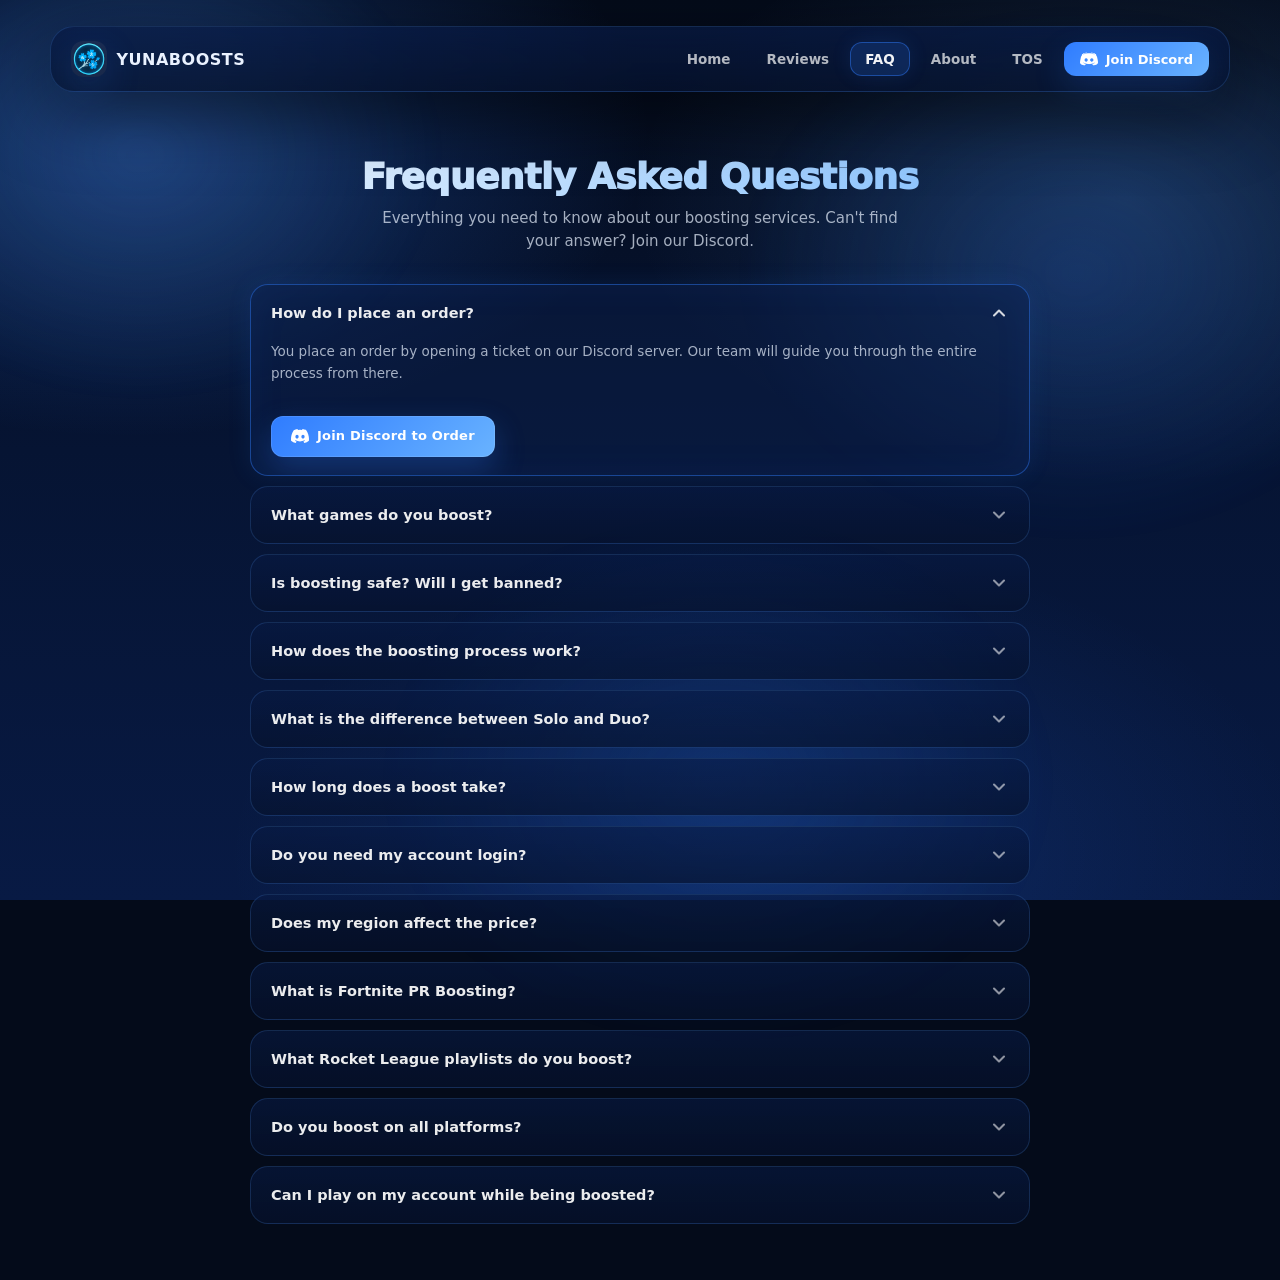
<file: faq/index.html>
<!doctype html>
<html lang="en">
<head>
  <meta charset="UTF-8" />
  <meta name="viewport" content="width=device-width, initial-scale=1.0"/>
  <title>YunaBoosts - FAQ</title>
  <meta name="description" content="Frequently asked questions about YunaBoosts premium game boosting services." />
  <meta name="nav-depth" content="1">

  <!-- Open Graph / Discord Embed -->
  <meta property="og:type" content="website" />
  <meta property="og:title" content="YunaBoosts - FAQ" />
  <meta property="og:description" content="Frequently asked questions about YunaBoosts premium game boosting services." />
  <meta property="og:image" content="../banner.png" />
  <meta name="twitter:card" content="summary_large_image" />
  <meta name="twitter:image" content="../banner.png" />
  <meta name="theme-color" content="#2f7cff" />

  <link rel="icon" type="image/png" href="../logo.png" />
  <link rel="stylesheet" href="../shared/styles.css">
</head>
<body>
  <div class="bg-orb"></div>
  <div class="container">
    <div class="page-hero">
      <h1>Frequently Asked Questions</h1>
      <p>Everything you need to know about our boosting services. Can't find your answer? Join our Discord.</p>
    </div>

    <div class="faq-list">

      <div class="faq-item open">
        <div class="faq-question">
          How do I place an order?
          <svg class="faq-chevron" viewBox="0 0 24 24" fill="none" stroke="currentColor" stroke-width="2.5" stroke-linecap="round" stroke-linejoin="round"><polyline points="6 9 12 15 18 9"/></svg>
        </div>
        <div class="faq-answer">
          <div class="faq-answer-inner">
            You place an order by opening a ticket on our Discord server. Our team will guide you through the entire process from there.
            <br><br>
            <a href="https://discord.gg/7w2BWAHSma" target="_blank" class="faq-discord-btn">
              <img src="data:image/svg+xml,%3Csvg xmlns='http://www.w3.org/2000/svg' viewBox='0 0 127.14 96.36'%3E%3Cpath fill='%23fff' d='M107.7 8.07A105.15 105.15 0 0 0 81.47 0a72.06 72.06 0 0 0-3.36 6.83 97.68 97.68 0 0 0-29.11 0A72.37 72.37 0 0 0 45.64 0 105.89 105.89 0 0 0 19.39 8.09C2.79 32.65-1.71 56.6.54 80.21a105.73 105.73 0 0 0 32.17 16.15 77.7 77.7 0 0 0 6.89-11.11 68.42 68.42 0 0 1-10.85-5.18c.91-.66 1.8-1.34 2.66-2a75.57 75.57 0 0 0 64.32 0c.87.71 1.76 1.39 2.66 2a68.68 68.68 0 0 1-10.87 5.19 77 77 0 0 0 6.89 11.1 105.25 105.25 0 0 0 32.19-16.14c2.64-27.38-4.51-51.11-18.9-72.15ZM42.45 65.69C36.18 65.69 31 60 31 53.05s5-12.68 11.45-12.68S54 46.05 53.89 53.05s-5.05 12.64-11.44 12.64Zm42.24 0C78.41 65.69 73.25 60 73.25 53.05s5-12.68 11.44-12.68S96.23 46.05 96.12 53.05s-5 12.64-11.43 12.64Z'/%3E%3C/svg%3E" alt="" />
              Join Discord to Order
            </a>
          </div>
        </div>
      </div>

      <div class="faq-item">
        <div class="faq-question">
          What games do you boost?
          <svg class="faq-chevron" viewBox="0 0 24 24" fill="none" stroke="currentColor" stroke-width="2.5" stroke-linecap="round" stroke-linejoin="round"><polyline points="6 9 12 15 18 9"/></svg>
        </div>
        <div class="faq-answer">
          <div class="faq-answer-inner">
            We boost <strong>Rocket League</strong>, <strong>Fortnite</strong>, <strong>Valorant</strong>, and <strong>Rainbow Six Siege</strong>. Each game has its own pricing calculator on our homepage. We're always looking to add more games, join our Discord for announcements.
          </div>
        </div>
      </div>

      <div class="faq-item">
        <div class="faq-question">
          Is boosting safe? Will I get banned?
          <svg class="faq-chevron" viewBox="0 0 24 24" fill="none" stroke="currentColor" stroke-width="2.5" stroke-linecap="round" stroke-linejoin="round"><polyline points="6 9 12 15 18 9"/></svg>
        </div>
        <div class="faq-answer">
          <div class="faq-answer-inner">
            Boosting is completely safe. We have a 0% ban rate across thousands of completed boosts across all games. Your account is in good hands.
          </div>
        </div>
      </div>

      <div class="faq-item">
        <div class="faq-question">
          How does the boosting process work?
          <svg class="faq-chevron" viewBox="0 0 24 24" fill="none" stroke="currentColor" stroke-width="2.5" stroke-linecap="round" stroke-linejoin="round"><polyline points="6 9 12 15 18 9"/></svg>
        </div>
        <div class="faq-answer">
          <div class="faq-answer-inner">
            Depending on your chosen method, we either log onto your account (Solo) or play together with you (Duo) until you reach your desired rank. This applies to all games we offer.
          </div>
        </div>
      </div>

      <div class="faq-item">
        <div class="faq-question">
          What is the difference between Solo and Duo?
          <svg class="faq-chevron" viewBox="0 0 24 24" fill="none" stroke="currentColor" stroke-width="2.5" stroke-linecap="round" stroke-linejoin="round"><polyline points="6 9 12 15 18 9"/></svg>
        </div>
        <div class="faq-answer">
          <div class="faq-answer-inner">
            <strong>Solo</strong> means we play on your account, it's quicker, cheaper, and overall the better option. <strong>Duo</strong> means we play together with you, it takes longer, costs 50% more, and is only available on weekends. Duo is available for Rocket League, Fortnite, Valorant, and R6 Siege.
          </div>
        </div>
      </div>

      <div class="faq-item">
        <div class="faq-question">
          How long does a boost take?
          <svg class="faq-chevron" viewBox="0 0 24 24" fill="none" stroke="currentColor" stroke-width="2.5" stroke-linecap="round" stroke-linejoin="round"><polyline points="6 9 12 15 18 9"/></svg>
        </div>
        <div class="faq-answer">
          <div class="faq-answer-inner">
            It depends on the game and rank range. Rocket League boosts typically take 1–2 days. Fortnite and R6 Siege vary based on rank distance. Valorant Immortal+ boosts can take up to 2 weeks. Use our calculator for an estimated time.
          </div>
        </div>
      </div>

      <div class="faq-item">
        <div class="faq-question">
          Do you need my account login?
          <svg class="faq-chevron" viewBox="0 0 24 24" fill="none" stroke="currentColor" stroke-width="2.5" stroke-linecap="round" stroke-linejoin="round"><polyline points="6 9 12 15 18 9"/></svg>
        </div>
        <div class="faq-answer">
          <div class="faq-answer-inner">
            Yes, for Solo boosts we will need your account login information. Your credentials are kept secure and only used for the duration of the boost. We recommend changing your password after the boost is completed.
          </div>
        </div>
      </div>

      <div class="faq-item">
        <div class="faq-question">
          Does my region affect the price?
          <svg class="faq-chevron" viewBox="0 0 24 24" fill="none" stroke="currentColor" stroke-width="2.5" stroke-linecap="round" stroke-linejoin="round"><polyline points="6 9 12 15 18 9"/></svg>
        </div>
        <div class="faq-answer">
          <div class="faq-answer-inner">
            For Valorant and R6 Siege, NA is our base price. Any other region (EU, OCE, LATAM, APAC, KR, BR) costs 50% more due to higher queue times and ping requirements. If you're also selecting Duo, the multipliers add up, so Duo on a non-NA region would be +100% total.
          </div>
        </div>
      </div>

      <div class="faq-item">
        <div class="faq-question">
          What is Fortnite PR Boosting?
          <svg class="faq-chevron" viewBox="0 0 24 24" fill="none" stroke="currentColor" stroke-width="2.5" stroke-linecap="round" stroke-linejoin="round"><polyline points="6 9 12 15 18 9"/></svg>
        </div>
        <div class="faq-answer">
          <div class="faq-answer-inner">
            PR (Power Ranking) Boosting is where we earn PR points on your Fortnite account. It costs $0.10 per PR point and is Solo only. Your account must have 14/14 events played, 2FA enabled, and be eligible for prize money tournaments.
          </div>
        </div>
      </div>

      <div class="faq-item">
        <div class="faq-question">
          What Rocket League playlists do you boost?
          <svg class="faq-chevron" viewBox="0 0 24 24" fill="none" stroke="currentColor" stroke-width="2.5" stroke-linecap="round" stroke-linejoin="round"><polyline points="6 9 12 15 18 9"/></svg>
        </div>
        <div class="faq-answer">
          <div class="faq-answer-inner">
            We boost all playlists: 1v1, 2v2, 3v3, Rumble, Hoops, Snow Day, and Heatseeker. We also do tournament boosts, season rewards, and custom orders.
          </div>
        </div>
      </div>

      <div class="faq-item">
        <div class="faq-question">
          Do you boost on all platforms?
          <svg class="faq-chevron" viewBox="0 0 24 24" fill="none" stroke="currentColor" stroke-width="2.5" stroke-linecap="round" stroke-linejoin="round"><polyline points="6 9 12 15 18 9"/></svg>
        </div>
        <div class="faq-answer">
          <div class="faq-answer-inner">
            Yes, we boost on all platforms - PC, PlayStation, Xbox, and Nintendo Switch. For Valorant, we boost on PC only (the only platform it's available on).
          </div>
        </div>
      </div>

      <div class="faq-item">
        <div class="faq-question">
          Can I play on my account while being boosted?
          <svg class="faq-chevron" viewBox="0 0 24 24" fill="none" stroke="currentColor" stroke-width="2.5" stroke-linecap="round" stroke-linejoin="round"><polyline points="6 9 12 15 18 9"/></svg>
        </div>
        <div class="faq-answer">
          <div class="faq-answer-inner">
            No, you cannot play on your account during a Solo boost. Our booster needs uninterrupted access to complete the order efficiently and safely. For Duo boosts, you'll be playing together with us.
          </div>
        </div>
      </div>

    </div>
  </div>

  <script src="../shared/nav.js"></script>
  <script>
    document.querySelectorAll('.faq-question').forEach(q => {
      q.addEventListener('click', () => {
        const item = q.parentElement;
        const wasOpen = item.classList.contains('open');
        // Close others (not the clicked one) so transitions run simultaneously
        document.querySelectorAll('.faq-item').forEach(i => {
          if (i !== item) i.classList.remove('open');
        });
        // Toggle clicked
        item.classList.toggle('open', !wasOpen);
      });
    });
  </script>
</body>
</html>
</file>
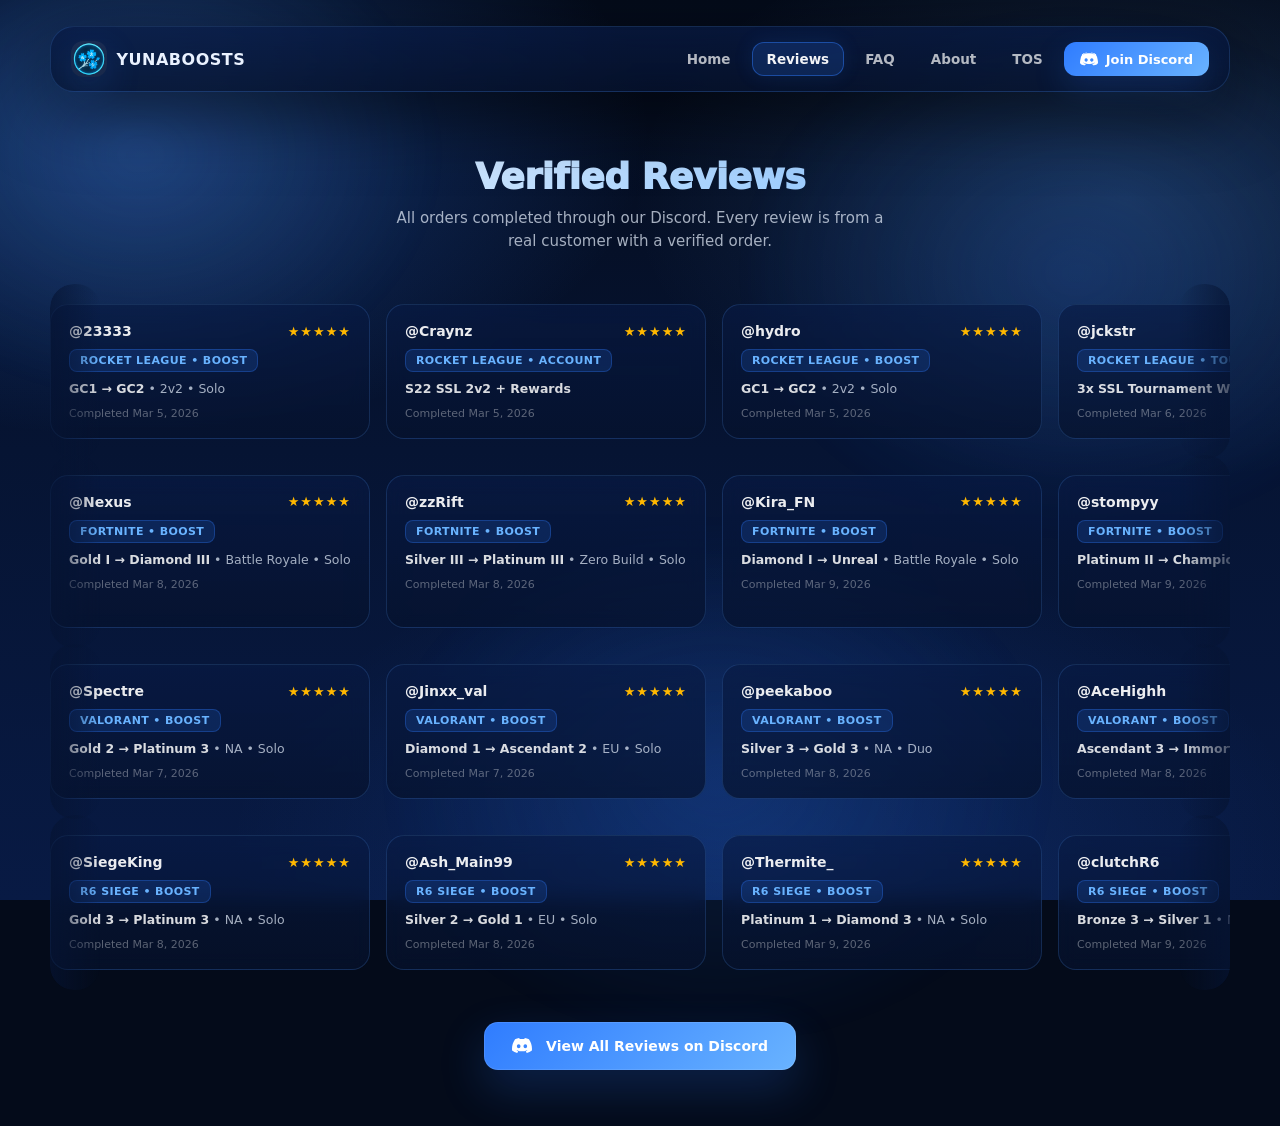
<file: reviews/index.html>
<!doctype html>
<html lang="en">
<head>
  <meta charset="UTF-8" />
  <meta name="viewport" content="width=device-width, initial-scale=1.0"/>
  <title>YunaBoosts - Reviews</title>
  <meta name="description" content="See verified completed orders and reviews from YunaBoosts customers." />
  <meta name="nav-depth" content="1">

  <!-- Open Graph / Discord Embed -->
  <meta property="og:type" content="website" />
  <meta property="og:title" content="YunaBoosts - Reviews" />
  <meta property="og:description" content="See verified completed orders and reviews from YunaBoosts customers." />
  <meta property="og:image" content="../banner.png" />
  <meta name="twitter:card" content="summary_large_image" />
  <meta name="twitter:image" content="../banner.png" />
  <meta name="theme-color" content="#2f7cff" />

  <link rel="icon" type="image/png" href="../logo.png" />
  <link rel="stylesheet" href="../shared/styles.css">
</head>
<body>
  <div class="bg-orb"></div>
  <div class="container">
    <div class="page-hero">
      <h1>Verified Reviews</h1>
      <p>All orders completed through our Discord. Every review is from a real customer with a verified order.</p>
    </div>

    <!-- Row 1: scrolls left -->
    <div class="reviews-carousel">
      <div class="reviews-track" id="track1"></div>
    </div>

    <!-- Row 2: scrolls right -->
    <div class="reviews-carousel" style="margin-top: -4px;">
      <div class="reviews-track reviews-track-reverse" id="track2"></div>
    </div>

    <!-- Row 3: scrolls left -->
    <div class="reviews-carousel" style="margin-top: -4px;">
      <div class="reviews-track" id="track3"></div>
    </div>

    <!-- Row 4: scrolls right -->
    <div class="reviews-carousel" style="margin-top: -4px;">
      <div class="reviews-track reviews-track-reverse" id="track4"></div>
    </div>

    <div class="reviews-cta">
      <a href="https://discord.gg/7w2BWAHSma" target="_blank">
        <img src="data:image/svg+xml,%3Csvg xmlns='http://www.w3.org/2000/svg' viewBox='0 0 127.14 96.36'%3E%3Cpath fill='%23fff' d='M107.7 8.07A105.15 105.15 0 0 0 81.47 0a72.06 72.06 0 0 0-3.36 6.83 97.68 97.68 0 0 0-29.11 0A72.37 72.37 0 0 0 45.64 0 105.89 105.89 0 0 0 19.39 8.09C2.79 32.65-1.71 56.6.54 80.21a105.73 105.73 0 0 0 32.17 16.15 77.7 77.7 0 0 0 6.89-11.11 68.42 68.42 0 0 1-10.85-5.18c.91-.66 1.8-1.34 2.66-2a75.57 75.57 0 0 0 64.32 0c.87.71 1.76 1.39 2.66 2a68.68 68.68 0 0 1-10.87 5.19 77 77 0 0 0 6.89 11.1 105.25 105.25 0 0 0 32.19-16.14c2.64-27.38-4.51-51.11-18.9-72.15ZM42.45 65.69C36.18 65.69 31 60 31 53.05s5-12.68 11.45-12.68S54 46.05 53.89 53.05s-5.05 12.64-11.44 12.64Zm42.24 0C78.41 65.69 73.25 60 73.25 53.05s5-12.68 11.44-12.68S96.23 46.05 96.12 53.05s-5 12.64-11.43 12.64Z'/%3E%3C/svg%3E" alt="" style="width:20px; height:20px; vertical-align:middle; margin-right:6px;" />
        View All Reviews on Discord
      </a>
    </div>
  </div>

  <script src="../shared/nav.js"></script>
  <script>
    const reviews = [
      // Rocket League
      { user:"@23333", game:"Rocket League", type:"Boost", detail:"GC1 → GC2", mode:"2v2", method:"Solo", date:"Mar 5" },
      { user:"@Craynz", game:"Rocket League", type:"Account", detail:"S22 SSL 2v2 + Rewards", mode:"", method:"", date:"Mar 5" },
      { user:"@hydro", game:"Rocket League", type:"Boost", detail:"GC1 → GC2", mode:"2v2", method:"Solo", date:"Mar 5" },
      { user:"@jckstr", game:"Rocket League", type:"Tournament", detail:"3x SSL Tournament Winner", mode:"", method:"Solo", date:"Mar 6" },
      { user:"@Daniii", game:"Rocket League", type:"Boost", detail:"C1 → GC1", mode:"3v3", method:"Solo", date:"Mar 6" },
      { user:"@ymiz ⍰", game:"Rocket League", type:"Boost", detail:"GC2 → SSL + Rewards", mode:"2v2", method:"Solo", date:"Mar 6" },
      { user:"@soyvahqt", game:"Rocket League", type:"Boost", detail:"C1 → SSL + Rewards", mode:"3v3", method:"Solo", date:"Mar 6" },
      { user:"@Daniii", game:"Rocket League", type:"Boost", detail:"C1 → GC1", mode:"1v1", method:"Solo", date:"Mar 6" },
      { user:"@dogus", game:"Rocket League", type:"Tournament", detail:"3x SSL Tournament Winner", mode:"", method:"Duo", date:"Mar 7" },
      { user:"@Sullii~", game:"Rocket League", type:"Account", detail:"Ranked Ready Account", mode:"", method:"", date:"Mar 7" },
      { user:"@Hypotherial", game:"Rocket League", type:"Account", detail:"Ranked Ready Account", mode:"", method:"", date:"Mar 7" },
      { user:"@mike", game:"Rocket League", type:"Account", detail:"S22 SSL 2v2 No Rewards", mode:"", method:"", date:"Mar 7" },
      { user:"@BoostedBran", game:"Rocket League", type:"Boost", detail:"Custom Account", mode:"Custom", method:"Solo", date:"Mar 7" },
      { user:"@Hypotherial", game:"Rocket League", type:"Boost", detail:"C1 → C3", mode:"2v2", method:"Solo", date:"Mar 7" },
      { user:"@plakkuu", game:"Rocket League", type:"Boost", detail:"Plat 1 → Diamond 1", mode:"2v2", method:"Solo", date:"Mar 7" },
      { user:"@Don", game:"Rocket League", type:"Boost", detail:"GC1 → SSL + Rewards", mode:"2v2", method:"Solo", date:"Mar 8" },
      { user:"@Lijo", game:"Rocket League", type:"Boost", detail:"C3 → GC1", mode:"2v2", method:"Duo", date:"Mar 8" },
      { user:"@fourb4nd", game:"Rocket League", type:"Boost", detail:"C2 → SSL", mode:"Snow Day", method:"Solo", date:"Mar 8" },
      { user:"@Hakz", game:"Rocket League", type:"Tournament", detail:"SSL Tournament Winner", mode:"", method:"Solo", date:"Mar 8" },
      { user:"@LUCKY", game:"Rocket League", type:"Tournament", detail:"3x SSL Tournament Winner", mode:"", method:"Duo", date:"Mar 8" },
      { user:"@Valarie", game:"Rocket League", type:"Boost", detail:"C2 → GC1", mode:"2v2", method:"Solo", date:"Mar 9" },
      { user:"@cal", game:"Rocket League", type:"Boost", detail:"GC3 → SSL + Rewards", mode:"2v2", method:"Solo", date:"Mar 9" },
      { user:"@Robin†", game:"Rocket League", type:"Boost", detail:"C2 → GC1 + Rewards", mode:"2v2", method:"Solo", date:"Mar 9" },
      { user:"@Hypotherial", game:"Rocket League", type:"Boost", detail:"C3 → GC1 + Rewards", mode:"Snow Day", method:"Solo", date:"Mar 9" },
      { user:"@flxy", game:"Rocket League", type:"Boost", detail:"C3 → GC2", mode:"2v2", method:"Solo", date:"Mar 9" },
      { user:"@BoostedBran", game:"Rocket League", type:"Boost", detail:"Custom Request", mode:"Custom", method:"Solo", date:"Mar 10" },
      { user:"@S252", game:"Rocket League", type:"Account", detail:"S22 SSL 2v2 + 3v3 No Rewards", mode:"", method:"", date:"Mar 10" },
      { user:"@Ag3nt_Penguin", game:"Rocket League", type:"Account", detail:"Ranked Ready Account", mode:"", method:"", date:"Mar 10" },
      { user:"@Sharp / Mat", game:"Rocket League", type:"Boost", detail:"GC3 → SSL + Rewards", mode:"2v2", method:"Solo", date:"Mar 11" },
      { user:"@ben", game:"Rocket League", type:"Boost", detail:"GC1 → GC2 + Rewards", mode:"2v2", method:"Solo", date:"Mar 11" },
      { user:"@s", game:"Rocket League", type:"Boost", detail:"GC3 → SSL", mode:"2v2", method:"Solo", date:"Mar 11" },
      { user:"@modric", game:"Rocket League", type:"Tournament", detail:"3x SSL Tournament Winner", mode:"", method:"Duo", date:"Mar 9" },

      // Fortnite
      { user:"@Nexus", game:"Fortnite", type:"Boost", detail:"Gold I → Diamond III", mode:"Battle Royale", method:"Solo", date:"Mar 8" },
      { user:"@zzRift", game:"Fortnite", type:"Boost", detail:"Silver III → Platinum III", mode:"Zero Build", method:"Solo", date:"Mar 8" },
      { user:"@Kira_FN", game:"Fortnite", type:"Boost", detail:"Diamond I → Unreal", mode:"Battle Royale", method:"Solo", date:"Mar 9" },
      { user:"@stompyy", game:"Fortnite", type:"Boost", detail:"Platinum II → Champion", mode:"Reload", method:"Duo", date:"Mar 9" },
      { user:"@Vert", game:"Fortnite", type:"PR Boost", detail:"45 PR Points", mode:"", method:"Solo", date:"Mar 9" },
      { user:"@TrxppedFN", game:"Fortnite", type:"Boost", detail:"Bronze I → Gold III", mode:"Battle Royale", method:"Solo", date:"Mar 10" },
      { user:"@wavyeli", game:"Fortnite", type:"PR Boost", detail:"100 PR Points", mode:"", method:"Solo", date:"Mar 10" },
      { user:"@ghostzap", game:"Fortnite", type:"Boost", detail:"Elite → Unreal", mode:"Zero Build", method:"Solo", date:"Mar 10" },
      { user:"@BlitzFN", game:"Fortnite", type:"Boost", detail:"Champion → Unreal", mode:"Battle Royale", method:"Solo", date:"Mar 11" },
      { user:"@niteowl", game:"Fortnite", type:"Boost", detail:"Silver I → Diamond I", mode:"Reload Zero Build", method:"Solo", date:"Mar 11" },
      { user:"@Fazed", game:"Fortnite", type:"PR Boost", detail:"30 PR Points", mode:"", method:"Solo", date:"Mar 11" },
      { user:"@dropshot_fn", game:"Fortnite", type:"Boost", detail:"Gold III → Platinum III", mode:"Battle Royale", method:"Duo", date:"Mar 12" },
      { user:"@xJinx", game:"Fortnite", type:"Boost", detail:"Diamond III → Unreal", mode:"Zero Build", method:"Solo", date:"Mar 12" },
      { user:"@Ryzee", game:"Fortnite", type:"Boost", detail:"Platinum I → Diamond III", mode:"Reload", method:"Solo", date:"Mar 12" },

      // Valorant
      { user:"@Spectre", game:"Valorant", type:"Boost", detail:"Gold 2 → Platinum 3", mode:"NA", method:"Solo", date:"Mar 7" },
      { user:"@Jinxx_val", game:"Valorant", type:"Boost", detail:"Diamond 1 → Ascendant 2", mode:"EU", method:"Solo", date:"Mar 7" },
      { user:"@peekaboo", game:"Valorant", type:"Boost", detail:"Silver 3 → Gold 3", mode:"NA", method:"Duo", date:"Mar 8" },
      { user:"@AceHighh", game:"Valorant", type:"Boost", detail:"Ascendant 3 → Immortal 2", mode:"NA", method:"Solo", date:"Mar 8" },
      { user:"@kyoVAL", game:"Valorant", type:"Boost", detail:"Bronze 1 → Silver 3", mode:"OCE", method:"Solo", date:"Mar 9" },
      { user:"@vxnity", game:"Valorant", type:"Boost", detail:"Platinum 2 → Diamond 3", mode:"NA", method:"Solo", date:"Mar 9" },
      { user:"@n0va", game:"Valorant", type:"Boost", detail:"Immortal 1 → Immortal 3", mode:"EU", method:"Solo", date:"Mar 10" },
      { user:"@Clutchh", game:"Valorant", type:"Boost", detail:"Gold 1 → Diamond 1", mode:"NA", method:"Solo", date:"Mar 10" },
      { user:"@toxicval", game:"Valorant", type:"Boost", detail:"Iron 3 → Silver 1", mode:"LATAM", method:"Solo", date:"Mar 10" },
      { user:"@Reaver", game:"Valorant", type:"Boost", detail:"Diamond 3 → Ascendant 3", mode:"NA", method:"Duo", date:"Mar 11" },
      { user:"@plinko", game:"Valorant", type:"Boost", detail:"Platinum 1 → Diamond 2", mode:"APAC", method:"Solo", date:"Mar 11" },
      { user:"@sageval", game:"Valorant", type:"Boost", detail:"Ascendant 1 → Immortal 1", mode:"NA", method:"Solo", date:"Mar 12" },
      { user:"@Kairo", game:"Valorant", type:"Boost", detail:"Gold 3 → Platinum 3", mode:"BR", method:"Solo", date:"Mar 12" },
      { user:"@Zephyr", game:"Valorant", type:"Boost", detail:"Immortal 2 → Radiant", mode:"NA", method:"Solo", date:"Mar 12" },

      // Rainbow Six Siege
      { user:"@SiegeKing", game:"R6 Siege", type:"Boost", detail:"Gold 3 → Platinum 3", mode:"NA", method:"Solo", date:"Mar 8" },
      { user:"@Ash_Main99", game:"R6 Siege", type:"Boost", detail:"Silver 2 → Gold 1", mode:"EU", method:"Solo", date:"Mar 8" },
      { user:"@Thermite_", game:"R6 Siege", type:"Boost", detail:"Platinum 1 → Diamond 3", mode:"NA", method:"Solo", date:"Mar 9" },
      { user:"@clutchR6", game:"R6 Siege", type:"Boost", detail:"Bronze 3 → Silver 1", mode:"NA", method:"Duo", date:"Mar 9" },
      { user:"@B4ndit", game:"R6 Siege", type:"Boost", detail:"Gold 5 → Gold 1", mode:"OCE", method:"Solo", date:"Mar 10" },
      { user:"@Vigil_OG", game:"R6 Siege", type:"Boost", detail:"Platinum 4 → Platinum 1", mode:"NA", method:"Solo", date:"Mar 10" },
      { user:"@Mozziee", game:"R6 Siege", type:"Boost", detail:"Diamond 4 → Diamond 1", mode:"EU", method:"Solo", date:"Mar 11" },
      { user:"@Ace_R6", game:"R6 Siege", type:"Boost", detail:"Copper 1 → Silver 5", mode:"NA", method:"Solo", date:"Mar 11" },
      { user:"@dokka_", game:"R6 Siege", type:"Boost", detail:"Gold 2 → Platinum 2", mode:"LATAM", method:"Solo", date:"Mar 11" },
      { user:"@SledgeOW", game:"R6 Siege", type:"Boost", detail:"Diamond 2 → Champion", mode:"NA", method:"Solo", date:"Mar 12" },
      { user:"@FrostByte", game:"R6 Siege", type:"Boost", detail:"Silver 4 → Gold 3", mode:"NA", method:"Duo", date:"Mar 12" },
      { user:"@Glaz_R6", game:"R6 Siege", type:"Boost", detail:"Platinum 3 → Diamond 5", mode:"APAC", method:"Solo", date:"Mar 12" },
    ];

    function makeCard(r) {
      const typeClass = r.type.toLowerCase().includes('account') ? 'Account' :
                        r.type.toLowerCase().includes('tournament') ? 'Tournament' :
                        r.type.toLowerCase().includes('pr') ? 'PR' : 'Boost';
      let info = `<strong>${r.detail}</strong>`;
      if (r.mode) info += ` &bull; ${r.mode}`;
      if (r.method) info += ` &bull; ${r.method}`;
      return `
        <div class="review-card">
          <div class="review-header">
            <span class="review-user">${r.user}</span>
            <span class="review-stars">★★★★★</span>
          </div>
          <div class="review-type">${r.game} &bull; ${typeClass}</div>
          <div class="review-detail">${info}</div>
          <div class="review-date">Completed ${r.date}, 2026</div>
        </div>
      `;
    }

    // Split reviews by game: Row 1 = RL, Row 2 = Fortnite, Row 3 = Valorant, Row 4 = R6
    const row1 = reviews.filter(r => r.game === 'Rocket League');
    const row2 = reviews.filter(r => r.game === 'Fortnite');
    const row3 = reviews.filter(r => r.game === 'Valorant');
    const row4 = reviews.filter(r => r.game === 'R6 Siege');

    // Duplicate for seamless scroll
    const track1 = document.getElementById('track1');
    const track2 = document.getElementById('track2');
    const track3 = document.getElementById('track3');
    const track4 = document.getElementById('track4');

    track1.innerHTML = row1.map(makeCard).join('') + row1.map(makeCard).join('');
    track2.innerHTML = row2.map(makeCard).join('') + row2.map(makeCard).join('');
    track3.innerHTML = row3.map(makeCard).join('') + row3.map(makeCard).join('');
    track4.innerHTML = row4.map(makeCard).join('') + row4.map(makeCard).join('');
  </script>
</body>
</html>
</file>
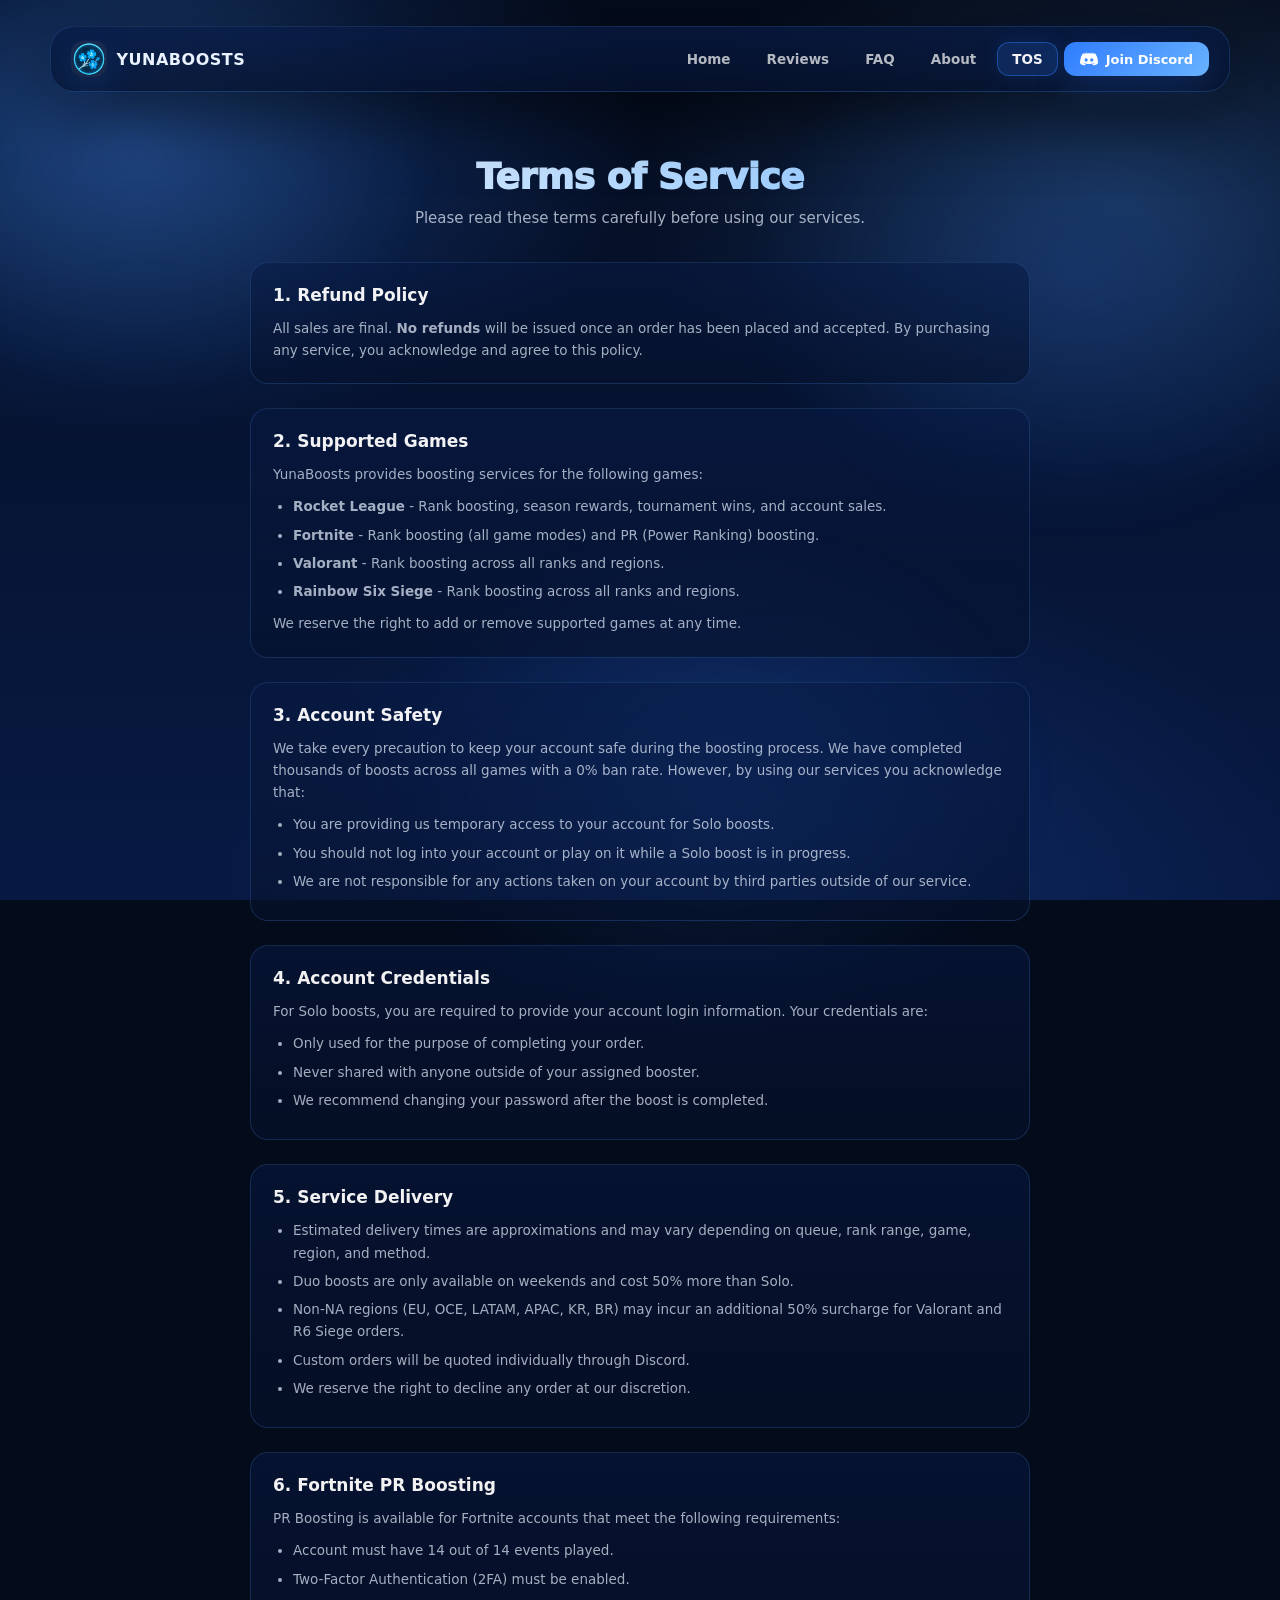
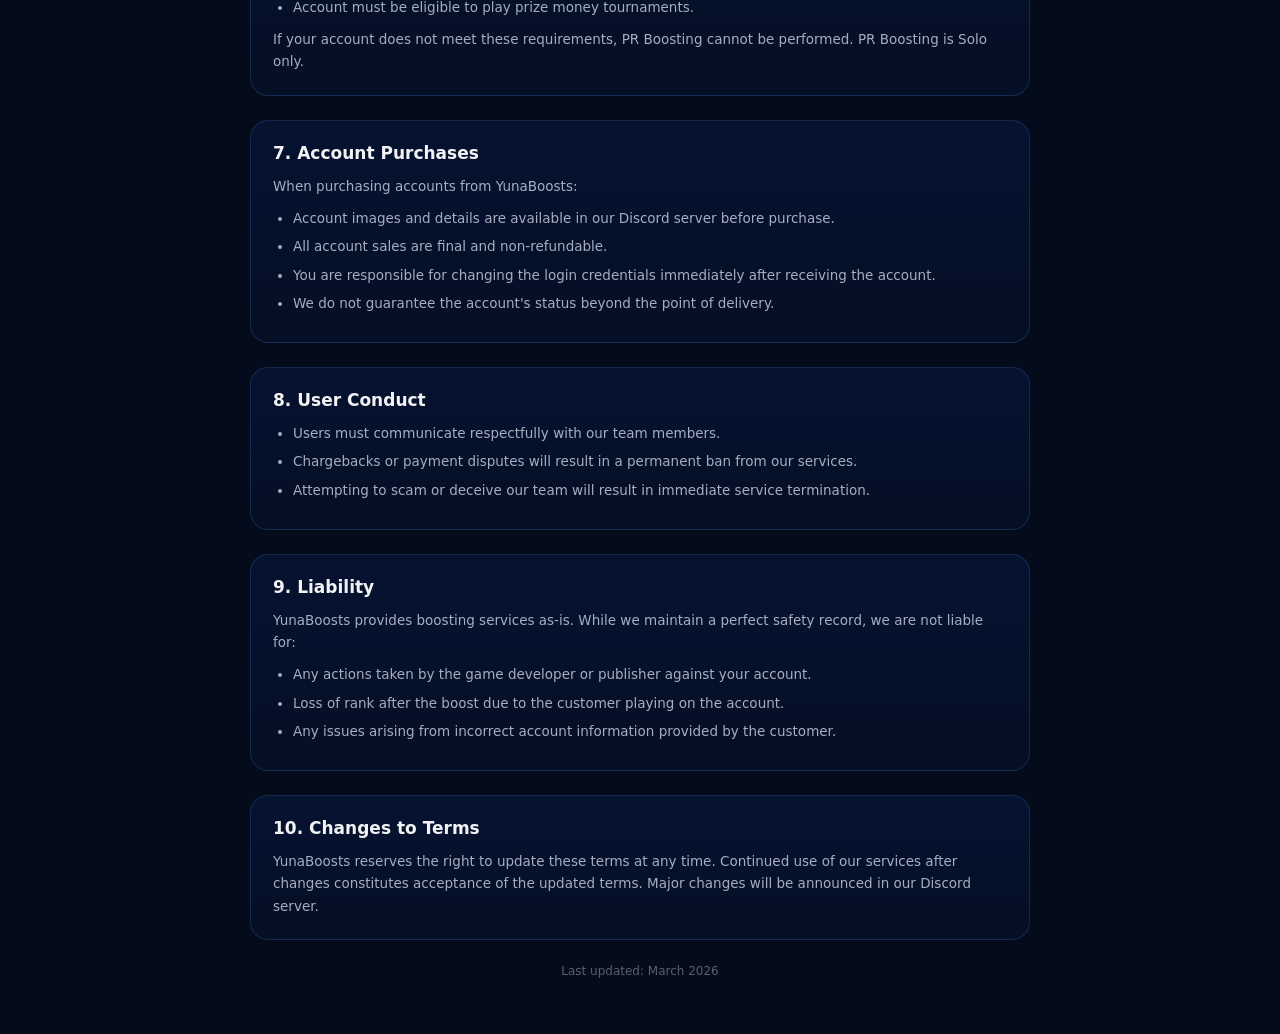
<file: tos/index.html>
<!doctype html>
<html lang="en">
<head>
  <meta charset="UTF-8" />
  <meta name="viewport" content="width=device-width, initial-scale=1.0"/>
  <title>YunaBoosts - TOS</title>
  <meta name="description" content="YunaBoosts Terms of Service for our premium game boosting services." />
  <meta name="nav-depth" content="1">

  <!-- Open Graph / Discord Embed -->
  <meta property="og:type" content="website" />
  <meta property="og:title" content="YunaBoosts - Terms of Service" />
  <meta property="og:description" content="YunaBoosts Terms of Service for our premium game boosting services." />
  <meta property="og:image" content="../banner.png" />
  <meta name="twitter:card" content="summary_large_image" />
  <meta name="twitter:image" content="../banner.png" />
  <meta name="theme-color" content="#2f7cff" />

  <link rel="icon" type="image/png" href="../logo.png" />
  <link rel="stylesheet" href="../shared/styles.css">
</head>
<body>
  <div class="bg-orb"></div>
  <div class="container">
    <div class="page-hero">
      <h1>Terms of Service</h1>
      <p>Please read these terms carefully before using our services.</p>
    </div>

    <div class="tos-content">

      <div class="tos-section">
        <h2>1. Refund Policy</h2>
        <p>All sales are final. <strong>No refunds</strong> will be issued once an order has been placed and accepted. By purchasing any service, you acknowledge and agree to this policy.</p>
      </div>

      <div class="tos-section">
        <h2>2. Supported Games</h2>
        <p>YunaBoosts provides boosting services for the following games:</p>
        <ul>
          <li><strong>Rocket League</strong> - Rank boosting, season rewards, tournament wins, and account sales.</li>
          <li><strong>Fortnite</strong> - Rank boosting (all game modes) and PR (Power Ranking) boosting.</li>
          <li><strong>Valorant</strong> - Rank boosting across all ranks and regions.</li>
          <li><strong>Rainbow Six Siege</strong> - Rank boosting across all ranks and regions.</li>
        </ul>
        <p>We reserve the right to add or remove supported games at any time.</p>
      </div>

      <div class="tos-section">
        <h2>3. Account Safety</h2>
        <p>We take every precaution to keep your account safe during the boosting process. We have completed thousands of boosts across all games with a 0% ban rate. However, by using our services you acknowledge that:</p>
        <ul>
          <li>You are providing us temporary access to your account for Solo boosts.</li>
          <li>You should not log into your account or play on it while a Solo boost is in progress.</li>
          <li>We are not responsible for any actions taken on your account by third parties outside of our service.</li>
        </ul>
      </div>

      <div class="tos-section">
        <h2>4. Account Credentials</h2>
        <p>For Solo boosts, you are required to provide your account login information. Your credentials are:</p>
        <ul>
          <li>Only used for the purpose of completing your order.</li>
          <li>Never shared with anyone outside of your assigned booster.</li>
          <li>We recommend changing your password after the boost is completed.</li>
        </ul>
      </div>

      <div class="tos-section">
        <h2>5. Service Delivery</h2>
        <ul>
          <li>Estimated delivery times are approximations and may vary depending on queue, rank range, game, region, and method.</li>
          <li>Duo boosts are only available on weekends and cost 50% more than Solo.</li>
          <li>Non-NA regions (EU, OCE, LATAM, APAC, KR, BR) may incur an additional 50% surcharge for Valorant and R6 Siege orders.</li>
          <li>Custom orders will be quoted individually through Discord.</li>
          <li>We reserve the right to decline any order at our discretion.</li>
        </ul>
      </div>

      <div class="tos-section">
        <h2>6. Fortnite PR Boosting</h2>
        <p>PR Boosting is available for Fortnite accounts that meet the following requirements:</p>
        <ul>
          <li>Account must have 14 out of 14 events played.</li>
          <li>Two-Factor Authentication (2FA) must be enabled.</li>
          <li>Account must be eligible to play prize money tournaments.</li>
        </ul>
        <p>If your account does not meet these requirements, PR Boosting cannot be performed. PR Boosting is Solo only.</p>
      </div>

      <div class="tos-section">
        <h2>7. Account Purchases</h2>
        <p>When purchasing accounts from YunaBoosts:</p>
        <ul>
          <li>Account images and details are available in our Discord server before purchase.</li>
          <li>All account sales are final and non-refundable.</li>
          <li>You are responsible for changing the login credentials immediately after receiving the account.</li>
          <li>We do not guarantee the account's status beyond the point of delivery.</li>
        </ul>
      </div>

      <div class="tos-section">
        <h2>8. User Conduct</h2>
        <ul>
          <li>Users must communicate respectfully with our team members.</li>
          <li>Chargebacks or payment disputes will result in a permanent ban from our services.</li>
          <li>Attempting to scam or deceive our team will result in immediate service termination.</li>
        </ul>
      </div>

      <div class="tos-section">
        <h2>9. Liability</h2>
        <p>YunaBoosts provides boosting services as-is. While we maintain a perfect safety record, we are not liable for:</p>
        <ul>
          <li>Any actions taken by the game developer or publisher against your account.</li>
          <li>Loss of rank after the boost due to the customer playing on the account.</li>
          <li>Any issues arising from incorrect account information provided by the customer.</li>
        </ul>
      </div>

      <div class="tos-section">
        <h2>10. Changes to Terms</h2>
        <p>YunaBoosts reserves the right to update these terms at any time. Continued use of our services after changes constitutes acceptance of the updated terms. Major changes will be announced in our Discord server.</p>
      </div>

      <div class="tos-updated">Last updated: March 2026</div>
    </div>
  </div>

  <script src="../shared/nav.js"></script>
</body>
</html>
</file>
<file: shared/styles.css>
/* ===== YunaBoosts Shared Styles ===== */
:root{ color-scheme: dark; }
:root{
  --bg0:#040b1a;
  --bg1:#061433;
  --bg2:#081a44;
  --text:#eaf2ff;
  --muted: rgba(234,242,255,.70);
  --brand:#2f7cff;
  --brand2:#69b3ff;
  --shadow: 0 20px 70px rgba(0,0,0,.55);
  --glow: 0 0 0 1px rgba(47,124,255,.35), 0 0 34px rgba(47,124,255,.24);
  --radius: 18px;
  --radius2: 24px;
}

*{ box-sizing:border-box; }
html,body{ height:100%; }
body{
  margin:0;
  color:var(--text);
  font-family: ui-sans-serif, system-ui, -apple-system, Segoe UI, Roboto, Helvetica, Arial;
  background: var(--bg0);
  background-image:
    radial-gradient(900px 520px at 10% 15%, rgba(47,124,255,.34), transparent 58%),
    radial-gradient(900px 520px at 88% 22%, rgba(105,179,255,.18), transparent 55%),
    radial-gradient(900px 520px at 60% 95%, rgba(47,124,255,.16), transparent 60%),
    linear-gradient(180deg, #040b1a, #061433, #081a44);
  background-attachment: fixed;
  background-size: 100% 100%;
  background-repeat: no-repeat;
  overflow-x:hidden;
  min-height:100vh;
}

.bg-orb{
  position:fixed; inset:-140px;
  background:
    radial-gradient(520px 420px at 18% 25%, rgba(105,179,255,.16), transparent 60%),
    radial-gradient(560px 440px at 78% 35%, rgba(47,124,255,.20), transparent 62%),
    radial-gradient(560px 440px at 55% 78%, rgba(47,124,255,.16), transparent 62%);
  filter: blur(10px);
  opacity:.95;
  pointer-events:none;
  animation: drift 16s ease-in-out infinite;
  z-index:0;
}
@keyframes drift{
  0%,100% { transform: translate3d(0,0,0) scale(1); }
  50% { transform: translate3d(16px,-10px,0) scale(1.02); }
}

.container{
  width:min(1180px, calc(100% - 40px));
  margin:0 auto;
  padding: 26px 0 56px;
  position:relative;
  z-index:1;
}

/* ===== NAVIGATION ===== */
.site-nav{
  margin-bottom: 24px;
  position: relative;
  z-index: 50000;
}
.nav-inner{
  display:flex;
  align-items:center;
  justify-content:space-between;
  gap: 16px;
  padding: 14px 20px;
  border-radius: var(--radius2);
  border: 1px solid rgba(90,160,255,.18);
  background: linear-gradient(180deg, rgba(8,26,68,.72), rgba(6,18,45,.78));
  backdrop-filter: blur(14px);
  box-shadow: var(--shadow);
}
.nav-brand{
  display:flex;
  align-items:center;
  gap: 10px;
  text-decoration:none;
  color: var(--text);
  flex-shrink:0;
}
.nav-logo{
  width:36px; height:36px;
  border-radius: 12px;
  overflow:hidden;
  box-shadow: 0 12px 36px rgba(47,124,255,.18);
  background: rgba(255,255,255,.06);
}
.nav-logo img{ width:100%; height:100%; object-fit:cover; display:block; }
.nav-title{
  font-size: 16px;
  font-weight: 900;
  letter-spacing:.5px;
  text-transform:uppercase;
}
.nav-links{
  display:flex;
  align-items:center;
  gap: 6px;
}
.nav-link{
  padding: 8px 14px;
  border-radius: 12px;
  font-size: 13.5px;
  font-weight: 600;
  color: rgba(255,255,255,.70);
  text-decoration:none;
  transition: all .18s ease;
  border: 1px solid transparent;
}
.nav-link:hover{
  color: rgba(255,255,255,.95);
  background: rgba(47,124,255,.10);
  border-color: rgba(90,160,255,.18);
}
.nav-link.active{
  color: rgba(255,255,255,.95);
  background: rgba(47,124,255,.18);
  border-color: rgba(47,124,255,.45);
  box-shadow: 0 0 20px rgba(47,124,255,.12);
}
.nav-discord{
  display:flex;
  align-items:center;
  gap: 8px;
  padding: 8px 16px;
  border-radius: 12px;
  font-size: 13px;
  font-weight: 800;
  color: #fff;
  text-decoration:none;
  background: linear-gradient(135deg, rgba(47,124,255,1), rgba(105,179,255,1));
  box-shadow: 0 12px 32px rgba(47,124,255,.18);
  transition: all .18s ease;
  white-space:nowrap;
}
.nav-discord:hover{
  transform: translateY(-1px);
  filter: brightness(1.08);
  box-shadow: 0 16px 40px rgba(47,124,255,.24);
}
.nav-discord-icon{
  width: 18px; height: 18px;
  object-fit:contain;
}

/* Hamburger */
.nav-hamburger{
  display:none;
  flex-direction:column;
  gap: 5px;
  background:none;
  border:none;
  cursor:pointer;
  padding: 6px;
}
.nav-hamburger span{
  display:block;
  width: 24px;
  height: 2px;
  background: rgba(255,255,255,.85);
  border-radius: 2px;
  transition: all .2s ease;
}
.nav-hamburger.open span:nth-child(1){ transform: translateY(7px) rotate(45deg); }
.nav-hamburger.open span:nth-child(2){ opacity:0; }
.nav-hamburger.open span:nth-child(3){ transform: translateY(-7px) rotate(-45deg); }

@media (max-width: 820px){
  .nav-hamburger{ display:flex; }
  .nav-links{
    display:none;
    position:absolute;
    top: calc(100% + 8px);
    left:0; right:0;
    flex-direction:column;
    padding: 12px;
    border-radius: var(--radius);
    border: 1px solid rgba(90,160,255,.22);
    background: linear-gradient(180deg, rgba(6,18,45,.98), rgba(8,26,68,.98));
    backdrop-filter: blur(14px);
    box-shadow: 0 24px 70px rgba(0,0,0,.65);
    z-index: 9999;
    gap: 4px;
  }
  .nav-links.open{ display:flex; }
  .nav-inner{ position:relative; }
  .nav-link{ width:100%; padding: 12px 14px; }
  .nav-discord{ width:100%; justify-content:center; padding: 12px; }
}

/* ===== FOOTER ===== */
.site-footer{
  margin-top: 48px;
  padding-top: 32px;
  border-top: 1px solid rgba(90,160,255,.12);
}
.footer-inner{
  text-align:center;
}
.footer-top{
  display:flex;
  align-items:center;
  justify-content:space-between;
  gap: 24px;
  flex-wrap:wrap;
  margin-bottom: 24px;
}
.footer-brand{
  display:flex;
  align-items:center;
  gap: 10px;
  font-weight: 900;
  font-size: 15px;
  letter-spacing:.4px;
  text-transform:uppercase;
}
.footer-links{
  display:flex;
  gap: 8px;
  flex-wrap:wrap;
  justify-content:center;
}
.footer-links a{
  padding: 6px 12px;
  border-radius: 10px;
  font-size: 13px;
  color: rgba(255,255,255,.60);
  text-decoration:none;
  transition: all .16s ease;
  border: 1px solid transparent;
}
.footer-links a:hover{
  color: rgba(255,255,255,.90);
  background: rgba(47,124,255,.10);
  border-color: rgba(90,160,255,.18);
}
.footer-discord{
  display:flex;
  align-items:center;
  gap: 8px;
  padding: 8px 16px;
  border-radius: 12px;
  font-size: 13px;
  font-weight: 700;
  color: #fff;
  text-decoration:none;
  background: linear-gradient(135deg, rgba(47,124,255,.85), rgba(105,179,255,.85));
  transition: all .18s ease;
  white-space:nowrap;
}
.footer-discord:hover{
  transform: translateY(-1px);
  filter: brightness(1.08);
}
.footer-discord-icon{
  width: 16px; height: 16px;
  object-fit:contain;
}
.footer-bottom{
  color: rgba(234,242,255,.40);
  font-size: 12px;
  padding: 16px 0;
  border-top: 1px solid rgba(90,160,255,.08);
}

@media (max-width: 640px){
  .footer-top{ flex-direction:column; align-items:center; }
}

/* ===== PAGE HERO ===== */
.page-hero{
  text-align:center;
  padding: 40px 0 32px;
}
.page-hero h1{
  font-size: 36px;
  font-weight: 950;
  letter-spacing:-.5px;
  margin:0 0 10px;
  background: linear-gradient(135deg, #fff, var(--brand2));
  -webkit-background-clip: text;
  -webkit-text-fill-color: transparent;
  background-clip: text;
}
.page-hero p{
  color: var(--muted);
  font-size: 15px;
  margin:0;
  max-width:520px;
  margin: 0 auto;
  line-height:1.5;
}

/* ===== CARD (shared) ===== */
.card{
  border:1px solid rgba(90,160,255,.18);
  background: linear-gradient(180deg, rgba(8,26,68,.72), rgba(6,18,45,.78));
  border-radius: var(--radius2);
  box-shadow: var(--shadow);
  backdrop-filter: blur(12px);
  position:relative;
}
.card .edge-glow{
  position:absolute; inset:-1px;
  border-radius: inherit;
  pointer-events:none;
  box-shadow: var(--glow);
  opacity:.95;
}

/* ===== FAQ STYLES ===== */
.faq-list{
  max-width: 780px;
  margin: 0 auto;
  display:flex;
  flex-direction:column;
  gap: 10px;
}
.faq-item{
  border: 1px solid rgba(90,160,255,.18);
  border-radius: var(--radius);
  background: linear-gradient(180deg, rgba(8,26,68,.60), rgba(6,18,45,.66));
  overflow:hidden;
  transition: border-color .2s ease, box-shadow .2s ease;
}
.faq-item:hover{
  border-color: rgba(90,160,255,.30);
}
.faq-item.open{
  border-color: rgba(47,124,255,.45);
  box-shadow: 0 0 24px rgba(47,124,255,.10), inset 0 0 40px rgba(47,124,255,.06);
  background: rgba(12,30,70,.55);
}
.faq-question{
  display:flex;
  align-items:center;
  justify-content:space-between;
  gap: 16px;
  padding: 18px 20px;
  cursor:pointer;
  user-select:none;
  font-size: 14.5px;
  font-weight: 700;
  color: rgba(255,255,255,.92);
  transition: background .18s ease;
  border-radius: var(--radius);
}
.faq-item.open .faq-question{
  border-radius: var(--radius) var(--radius) 0 0;
  background: transparent;
}
.faq-question:hover{
  background: rgba(47,124,255,.06);
}
.faq-item.open .faq-question:hover{
  background: rgba(47,124,255,.04);
}
.faq-chevron{
  width: 20px;
  height: 20px;
  flex-shrink:0;
  transition: transform .25s ease;
  opacity:.6;
}
.faq-item.open .faq-chevron{
  transform: rotate(180deg);
  opacity:.9;
}
.faq-answer{
  display: grid;
  grid-template-rows: 0fr;
  transition: grid-template-rows .3s ease;
}
.faq-item.open .faq-answer{
  grid-template-rows: 1fr;
}
.faq-answer-inner{
  overflow: hidden;
  padding: 0 20px;
  color: var(--muted);
  font-size: 13.5px;
  line-height: 1.6;
}
.faq-item.open .faq-answer-inner{
  padding-bottom: 18px;
}
.faq-answer-inner a{
  color: var(--brand2);
  text-decoration:none;
  font-weight: 700;
}
.faq-answer-inner a:hover{
  text-decoration:underline;
}
.faq-discord-btn{
  display:inline-flex;
  align-items:center;
  gap: 8px;
  margin-top: 10px;
  padding: 10px 20px;
  border-radius: 12px;
  font-size: 13px;
  font-weight: 900;
  color: #fff !important;
  text-decoration:none !important;
  background: linear-gradient(135deg, #2f7cff, #69b3ff) !important;
  box-shadow: 0 12px 30px rgba(47,124,255,.28), 0 0 0 1px rgba(255,255,255,.10) inset;
  transition: all .18s ease;
  letter-spacing:.2px;
}
.faq-discord-btn:hover{
  transform: translateY(-2px);
  filter: brightness(1.08);
  text-decoration:none !important;
  box-shadow: 0 16px 40px rgba(47,124,255,.35), 0 0 0 1px rgba(255,255,255,.12) inset;
}
.faq-discord-btn img{
  width:18px; height:18px; object-fit:contain; filter: brightness(10);
}

/* ===== REVIEWS STYLES ===== */
.reviews-carousel{
  overflow:hidden;
  padding: 20px 0;
  position:relative;
  border-radius: var(--radius2);
}
.reviews-carousel::before,
.reviews-carousel::after{
  content:"";
  position:absolute;
  top:0; bottom:0;
  width: 50px;
  z-index:2;
  pointer-events:none;
  border-radius: var(--radius2);
}
.reviews-carousel::before{
  left:0;
  background: linear-gradient(90deg, rgba(6,20,51,.70), transparent);
}
.reviews-carousel::after{
  right:0;
  background: linear-gradient(-90deg, rgba(6,20,51,.70), transparent);
}
.reviews-track{
  display:flex;
  gap: 16px;
  animation: scrollReviews 80s linear infinite;
  width: max-content;
}
.reviews-track:hover{
  animation-play-state: paused;
}
.reviews-track-reverse{
  animation: scrollReviewsReverse 90s linear infinite;
}
.reviews-track-reverse:hover{
  animation-play-state: paused;
}
@keyframes scrollReviews{
  0%{ transform: translateX(0); }
  100%{ transform: translateX(-50%); }
}
@keyframes scrollReviewsReverse{
  0%{ transform: translateX(-50%); }
  100%{ transform: translateX(0); }
}
.review-card{
  flex-shrink:0;
  width: 320px;
  padding: 18px;
  border-radius: var(--radius);
  border: 1px solid rgba(90,160,255,.18);
  background: linear-gradient(180deg, rgba(8,26,68,.65), rgba(6,18,45,.72));
  backdrop-filter: blur(10px);
  transition: border-color .2s ease, transform .2s ease;
}
.review-card:hover{
  border-color: rgba(90,160,255,.35);
  transform: translateY(-2px);
}
.review-header{
  display:flex;
  align-items:center;
  justify-content:space-between;
  margin-bottom: 10px;
}
.review-user{
  font-weight: 800;
  font-size: 14px;
  color: rgba(255,255,255,.92);
}
.review-stars{
  color: #ffb800;
  font-size: 13px;
  letter-spacing: 1px;
}
.review-type{
  display:inline-block;
  padding: 4px 10px;
  border-radius: 8px;
  font-size: 11px;
  font-weight: 700;
  text-transform:uppercase;
  letter-spacing:.4px;
  background: rgba(47,124,255,.16);
  border: 1px solid rgba(47,124,255,.30);
  color: var(--brand2);
  margin-bottom: 8px;
}
.review-detail{
  font-size: 12.5px;
  color: var(--muted);
  line-height: 1.5;
  margin-bottom: 4px;
}
.review-detail strong{
  color: rgba(255,255,255,.85);
}
.review-date{
  font-size: 11px;
  color: rgba(255,255,255,.35);
  margin-top: 8px;
}
.reviews-cta{
  text-align:center;
  margin-top: 32px;
}
.reviews-cta a{
  display:inline-flex;
  align-items:center;
  gap: 8px;
  padding: 14px 28px;
  border-radius: 14px;
  font-size: 14px;
  font-weight: 900;
  color: #fff;
  text-decoration:none;
  background: linear-gradient(135deg, rgba(47,124,255,1), rgba(105,179,255,1));
  box-shadow: 0 18px 46px rgba(47,124,255,.22), 0 0 0 1px rgba(255,255,255,.10) inset;
  transition: all .18s ease;
}
.reviews-cta a:hover{
  transform: translateY(-2px);
  filter: brightness(1.06);
  box-shadow: 0 22px 60px rgba(47,124,255,.26);
}
.reviews-cta img{
  width:20px; height:20px; object-fit:contain;
}

/* ===== ABOUT STYLES ===== */
.about-stats{
  display:grid;
  grid-template-columns: repeat(auto-fit, minmax(160px, 1fr));
  gap: 12px;
  margin-bottom: 36px;
}
.stat-card{
  text-align:center;
  padding: 20px 14px;
  border-radius: var(--radius);
  border: 1px solid rgba(90,160,255,.18);
  background: linear-gradient(180deg, rgba(8,26,68,.60), rgba(6,18,45,.66));
}
.stat-number{
  font-size: 28px;
  font-weight: 950;
  background: linear-gradient(135deg, #fff, var(--brand2));
  -webkit-background-clip: text;
  -webkit-text-fill-color: transparent;
  background-clip: text;
}
.stat-label{
  font-size: 12px;
  color: var(--muted);
  margin-top: 4px;
  text-transform:uppercase;
  letter-spacing:.3px;
}
.team-heading{
  text-align:center;
  font-size: 22px;
  font-weight: 900;
  margin: 0 0 24px;
}
.team-grid{
  display:grid;
  grid-template-columns: repeat(4, 1fr);
  gap: 16px;
}
@media (max-width: 820px){
  .team-grid{ grid-template-columns: repeat(2, 1fr); }
}
@media (max-width: 480px){
  .team-grid{ grid-template-columns: 1fr 1fr; }
}
.team-card{
  text-align:center;
  padding: 28px 18px;
  border-radius: var(--radius2);
  border: 1px solid rgba(90,160,255,.18);
  background: linear-gradient(180deg, rgba(8,26,68,.60), rgba(6,18,45,.66));
  transition: all .2s ease;
}
.team-card:hover{
  border-color: rgba(90,160,255,.35);
  transform: translateY(-3px);
  box-shadow: 0 20px 50px rgba(0,0,0,.3);
}
.team-card.owner{
  border-color: rgba(47,124,255,.35);
  box-shadow: 0 0 28px rgba(47,124,255,.10);
}
.team-avatar{
  width: 80px; height: 80px;
  border-radius: 50%;
  margin: 0 auto 14px;
  overflow:hidden;
  border: 2px solid rgba(90,160,255,.30);
  box-shadow: 0 8px 28px rgba(0,0,0,.3);
}
.team-card.owner .team-avatar{
  border-color: rgba(47,124,255,.60);
  box-shadow: 0 0 24px rgba(47,124,255,.20), 0 8px 28px rgba(0,0,0,.3);
}
.team-avatar img{
  width:100%; height:100%; object-fit:cover; display:block;
}
.team-name{
  font-size: 16px;
  font-weight: 900;
  margin-bottom: 4px;
}
.team-role{
  display:inline-block;
  margin-top: 6px;
  padding: 4px 12px;
  border-radius: 8px;
  font-size: 11px;
  font-weight: 700;
  text-transform:uppercase;
  letter-spacing:.4px;
  background: rgba(47,124,255,.14);
  border: 1px solid rgba(47,124,255,.25);
  color: var(--brand2);
}
.team-badge{
  display:block;
  margin-top: 6px;
  font-size: 11.5px;
  font-weight: 600;
  color: var(--muted);
  letter-spacing:.2px;
}
/* ===== CLIPS GRID ===== */
.clips-heading{
  text-align:center;
  font-size: 32px;
  font-weight: 950;
  margin: 48px 0 24px;
  background: linear-gradient(135deg, #fff, var(--brand2));
  -webkit-background-clip: text;
  -webkit-text-fill-color: transparent;
  background-clip: text;
}
.clips-grid{
  display:grid;
  grid-template-columns: 1fr 1fr;
  gap: 16px;
  max-width: 1100px;
  margin: 0 auto;
}
.clip-card{
  border-radius: var(--radius);
  border: 1px solid rgba(90,160,255,.18);
  background: linear-gradient(180deg, rgba(8,26,68,.60), rgba(6,18,45,.66));
  overflow:hidden;
  transition: border-color .2s ease, transform .2s ease;
}
.clip-card:hover{
  border-color: rgba(90,160,255,.35);
  transform: translateY(-2px);
}
.clip-card video{
  width:100%;
  display:block;
}
@media (max-width: 480px){
  .clips-grid{ grid-template-columns: 1fr; }
}

.about-achievements{
  text-align:center;
  margin-bottom: 36px;
  color: var(--muted);
  font-size: 14px;
  line-height: 1.7;
}
.about-achievements strong{
  color: rgba(255,255,255,.92);
  font-weight: 800;
}

/* ===== TOS STYLES ===== */
.tos-content{
  max-width: 780px;
  margin: 0 auto;
}
.tos-section{
  margin-bottom: 24px;
  padding: 22px;
  border-radius: var(--radius);
  border: 1px solid rgba(90,160,255,.18);
  background: linear-gradient(180deg, rgba(8,26,68,.55), rgba(6,18,45,.60));
}
.tos-section h2{
  font-size: 17px;
  font-weight: 900;
  margin: 0 0 12px;
  color: rgba(255,255,255,.95);
}
.tos-section p,
.tos-section ul{
  color: var(--muted);
  font-size: 13.5px;
  line-height: 1.65;
  margin: 0 0 10px;
}
.tos-section ul{
  padding-left: 20px;
}
.tos-section li{
  margin-bottom: 6px;
}
.tos-section p:last-child,
.tos-section ul:last-child{
  margin-bottom:0;
}
.tos-updated{
  text-align:center;
  color: rgba(255,255,255,.35);
  font-size: 12px;
  margin-top: 12px;
}
</file>
